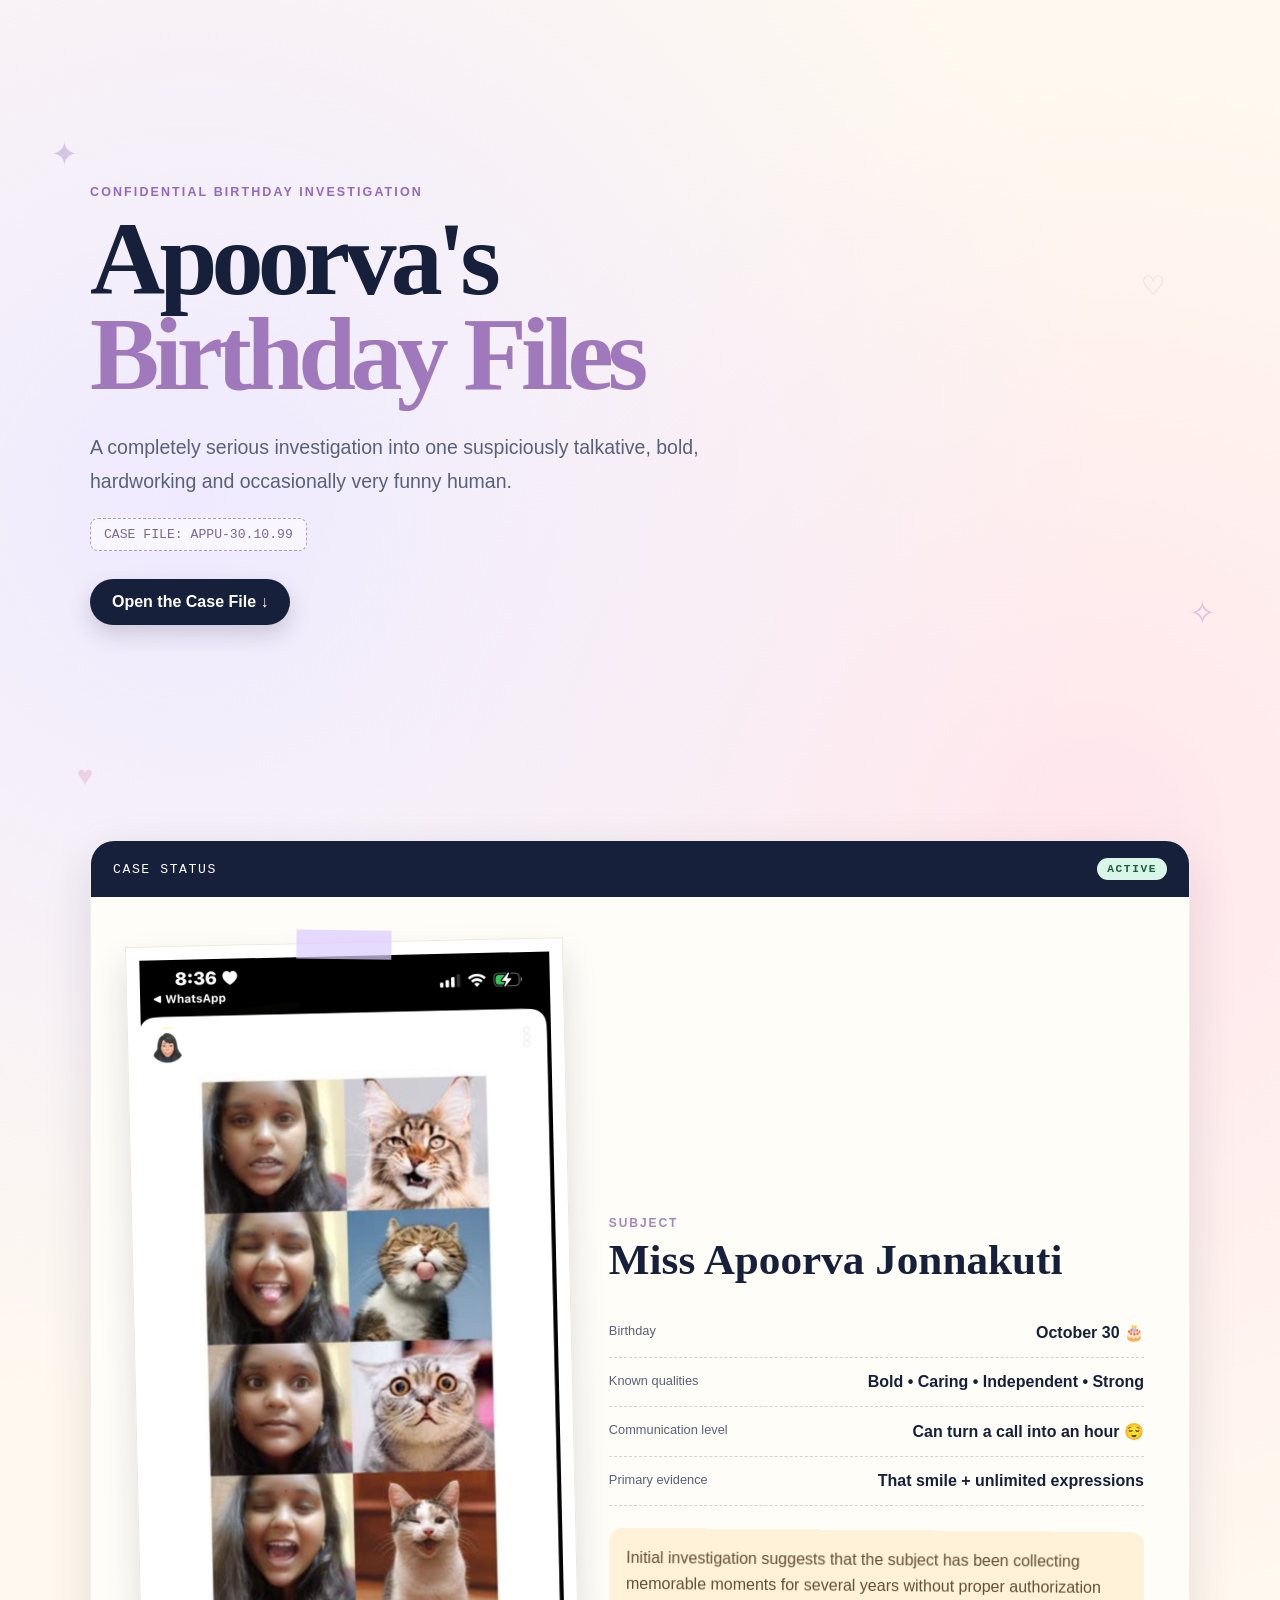
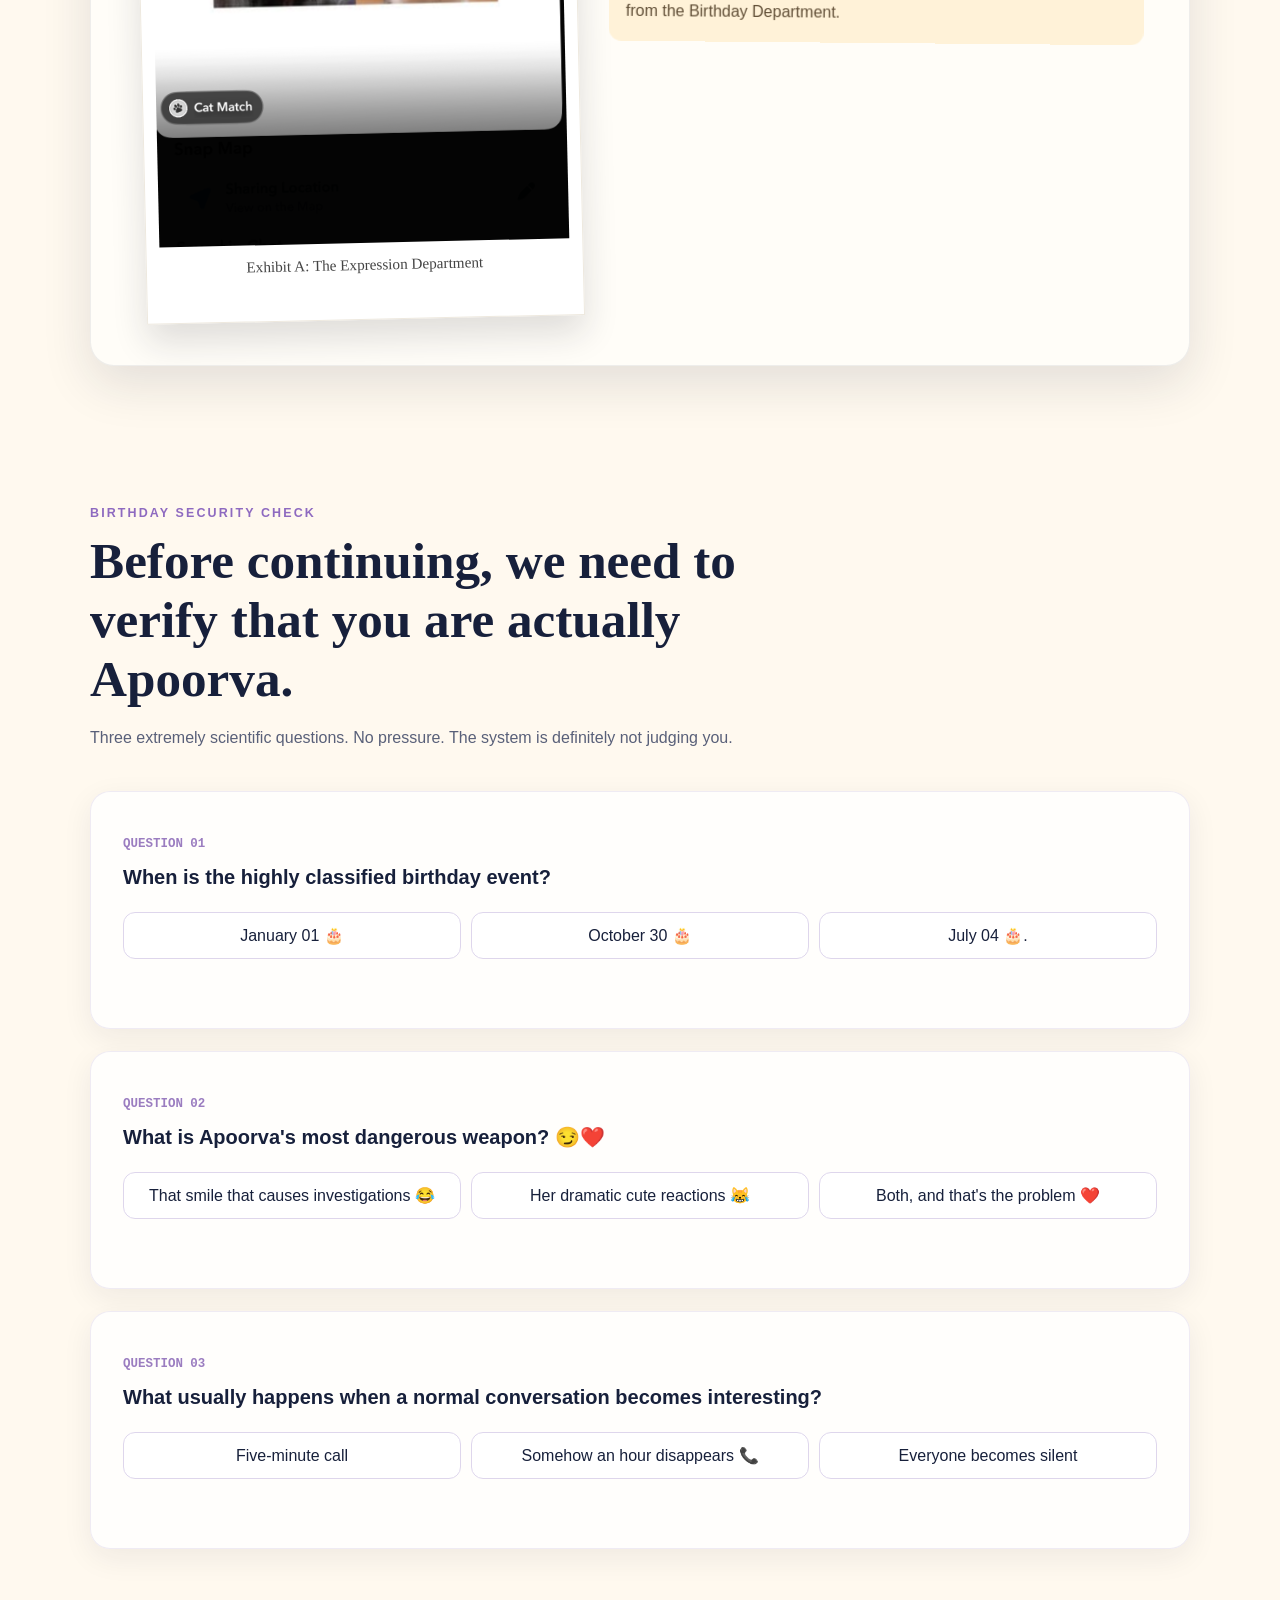
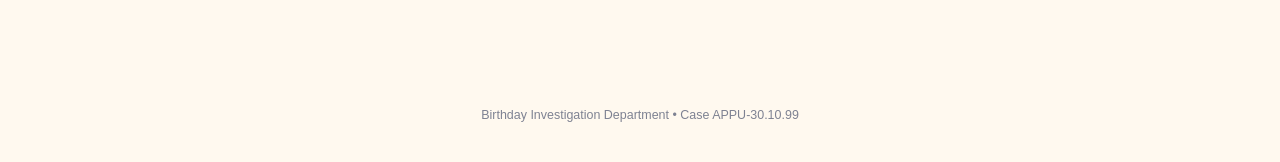
<file: index.html>
<!DOCTYPE html>
<html lang="en">
<head>
  <meta charset="UTF-8">
  <meta name="viewport" content="width=device-width, initial-scale=1.0">
  <meta name="description" content="A birthday surprise for Apoorva">
  <title>Apoorva's Birthday Files</title>

  <link rel="stylesheet" href="css/style.css">
</head>

<body class="page-home">

  <!-- Floating background decorations -->
  <div class="floating-shape star star-1">✦</div>
  <div class="floating-shape star star-2">✧</div>
  <div class="floating-shape heart heart-1">♡</div>
  <div class="floating-shape heart heart-2">♥</div>

  <main class="page-wrapper">

    <!-- Intro -->
    <section class="hero">

      <p class="eyebrow">CONFIDENTIAL BIRTHDAY INVESTIGATION</p>

      <h1>
        Apoorva's
        <span>Birthday Files</span>
      </h1>

      <p class="hero-text">
        A completely serious investigation into one suspiciously
        talkative, bold, hardworking and occasionally very funny human.
      </p>

      <div class="case-number">
        CASE FILE: APPU-30.10.99
      </div>

      <a href="#case-start" class="primary-button">
        Open the Case File ↓
      </a>

    </section>


    <!-- Case card -->
    <section id="case-start" class="case-section">

      <div class="case-card">

        <div class="case-header">
          <span>CASE STATUS</span>
          <span class="status-badge">ACTIVE</span>
        </div>

        <div class="case-grid">

          <div class="evidence-photo">

            <div class="tape tape-left"></div>

            <img
              src="images/funny-expressions.png"
              alt="A collection of Apoorva's funny expressions"
            >

            <p class="photo-caption">
              Exhibit A: The Expression Department
            </p>

          </div>

          <div class="case-details">

            <p class="small-label">SUBJECT</p>
            <h2>Miss Apoorva Jonnakuti</h2>

            <div class="detail-row">
              <span>Birthday</span>
              <strong>October 30 🎂</strong>
            </div>

            <div class="detail-row">
              <span>Known qualities</span>
              <strong>Bold • Caring • Independent • Strong </strong>
            </div>

            <div class="detail-row">
              <span>Communication level</span>
              <strong>Can turn a call into an hour 😌</strong>
            </div>

            <div class="detail-row">
              <span>Primary evidence</span>
              <strong>That smile + unlimited expressions</strong>
            </div>

            <p class="case-note">
              Initial investigation suggests that the subject has been
              collecting memorable moments for several years without
              proper authorization from the Birthday Department.
            </p>

          </div>

        </div>

      </div>

    </section>


    <!-- Quiz -->
    <section class="quiz-section">

      <div class="section-heading">

        <p class="eyebrow">BIRTHDAY SECURITY CHECK</p>

        <h2>
          Before continuing, we need to verify that you are actually Apoorva.
        </h2>

        <p>
          Three extremely scientific questions. No pressure. The system is
          definitely not judging you.
        </p>

      </div>


      <!-- Question 1 -->
      <article class="question-card" data-question="1">

        <p class="question-number">QUESTION 01</p>

        <h3>When is the highly classified birthday event?</h3>

        <div class="answers">

          <button class="answer-btn" data-correct="false">
            January 01 🎂
          </button>

          <button class="answer-btn" data-correct="true">
            October 30 🎂
          </button>

          <button class="answer-btn" data-correct="false">
            July 04 🎂.
          </button>

        </div>

        <p class="answer-response" aria-live="polite"></p>

      </article>


      <!-- Question 2 -->
      <article class="question-card" data-question="2">

        <p class="question-number">QUESTION 02</p>

        <h3>
          What is Apoorva's most dangerous weapon? 😏❤️
        </h3>

        <div class="answers">

          <button class="answer-btn" data-correct="true">
            That smile that causes investigations 😂
          </button>

          <button class="answer-btn" data-correct="false">
            Her dramatic cute reactions 😹
          </button>

          <button class="answer-btn" data-correct="false">
            Both, and that's the problem ❤️
          </button>

        </div>

        <p class="answer-response" aria-live="polite"></p>

      </article>


      <!-- Question 3 -->
      <article class="question-card" data-question="3">

        <p class="question-number">QUESTION 03</p>

        <h3>
          What usually happens when a normal conversation becomes interesting?
        </h3>

        <div class="answers">

          <button class="answer-btn" data-correct="false">
            Five-minute call
          </button>

          <button class="answer-btn" data-correct="true">
            Somehow an hour disappears 📞
          </button>

          <button class="answer-btn" data-correct="false">
            Everyone becomes silent
          </button>

        </div>

        <p class="answer-response" aria-live="polite"></p>

      </article>


      <!-- Completion -->
      <div class="quiz-complete" id="quizComplete">

        <div class="stamp">
          IDENTITY VERIFIED
        </div>

        <h2>Case access granted.</h2>

        <p>
          The investigation has uncovered another file.
          Apparently this one involves a morning photo,
          a strict mother, and some excellent timing.
        </p>

        <a href="page2.html" class="primary-button">
          Continue to File #02 →
        </a>

      </div>

    </section>

  </main>


  <footer>
    <p>Birthday Investigation Department • Case APPU-30.10.99</p>
  </footer>

  <script src="js/script.js"></script>

</body>
</html>
</file>
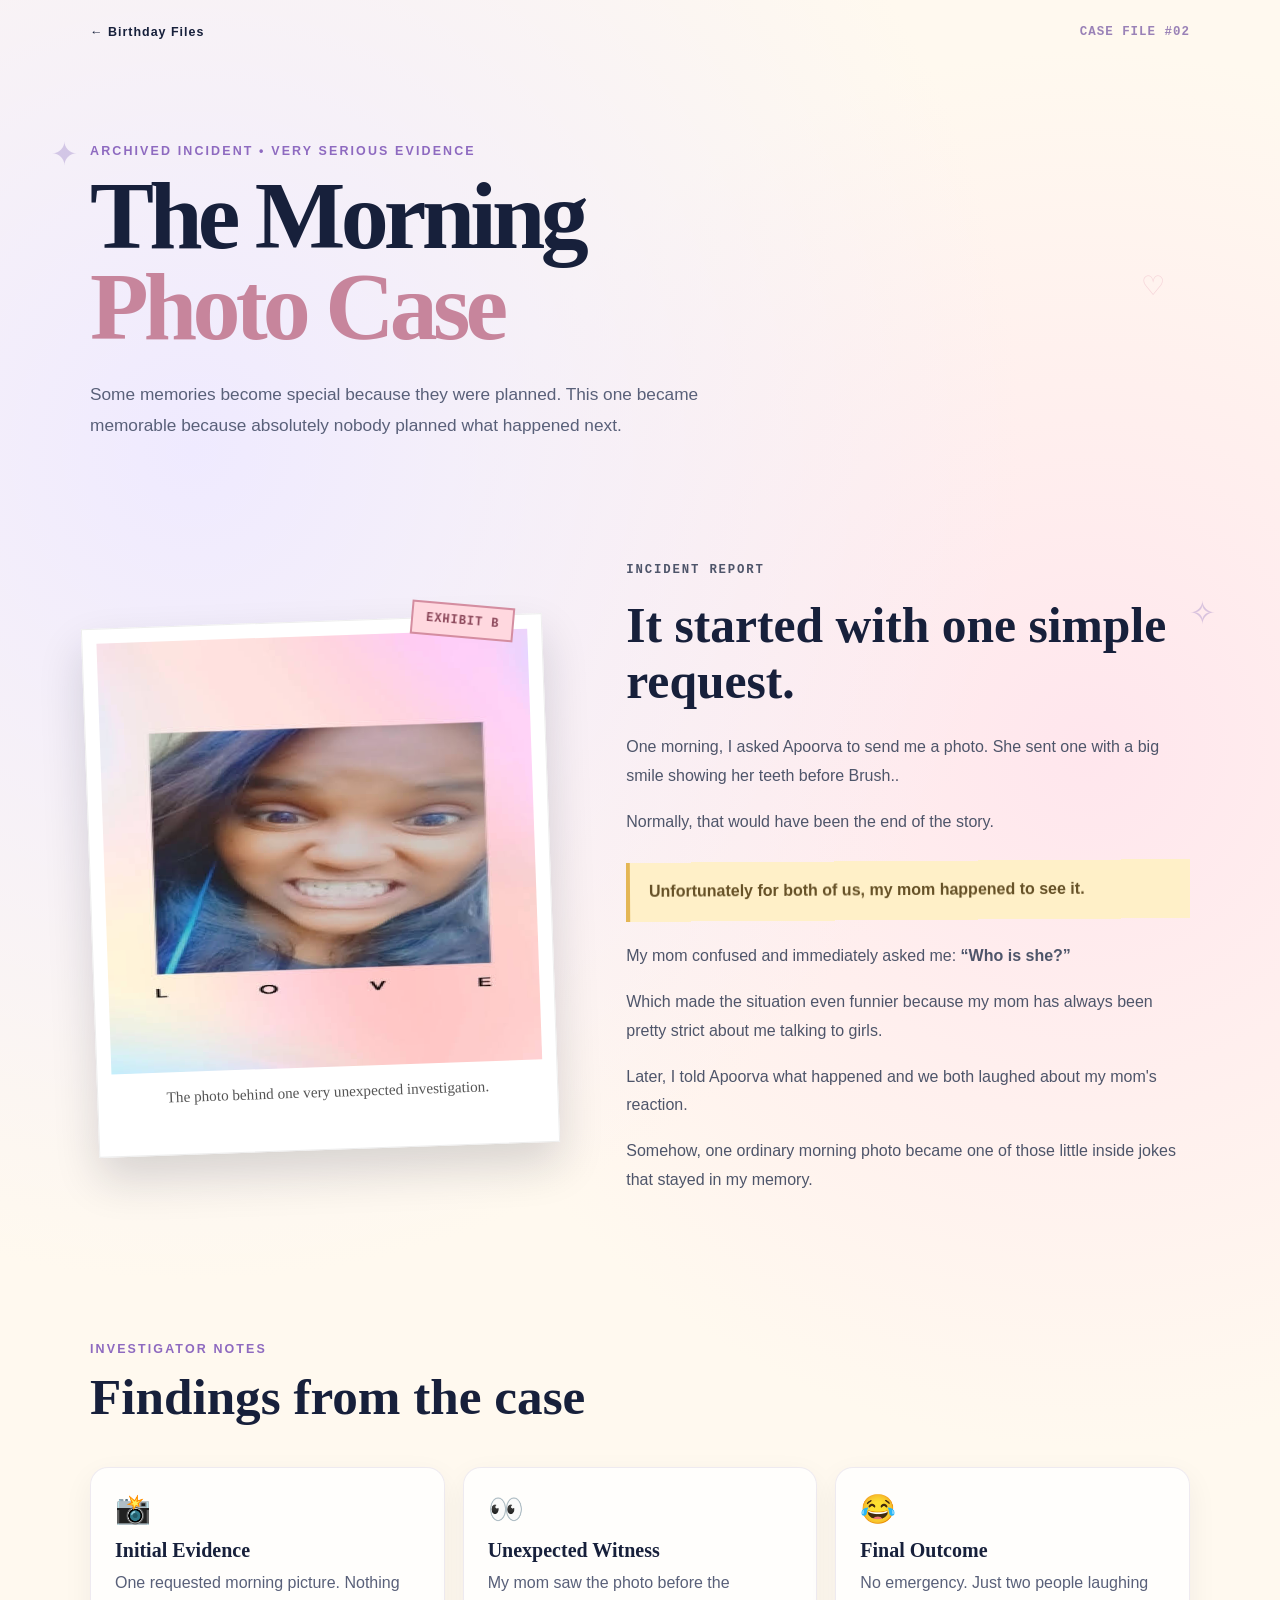
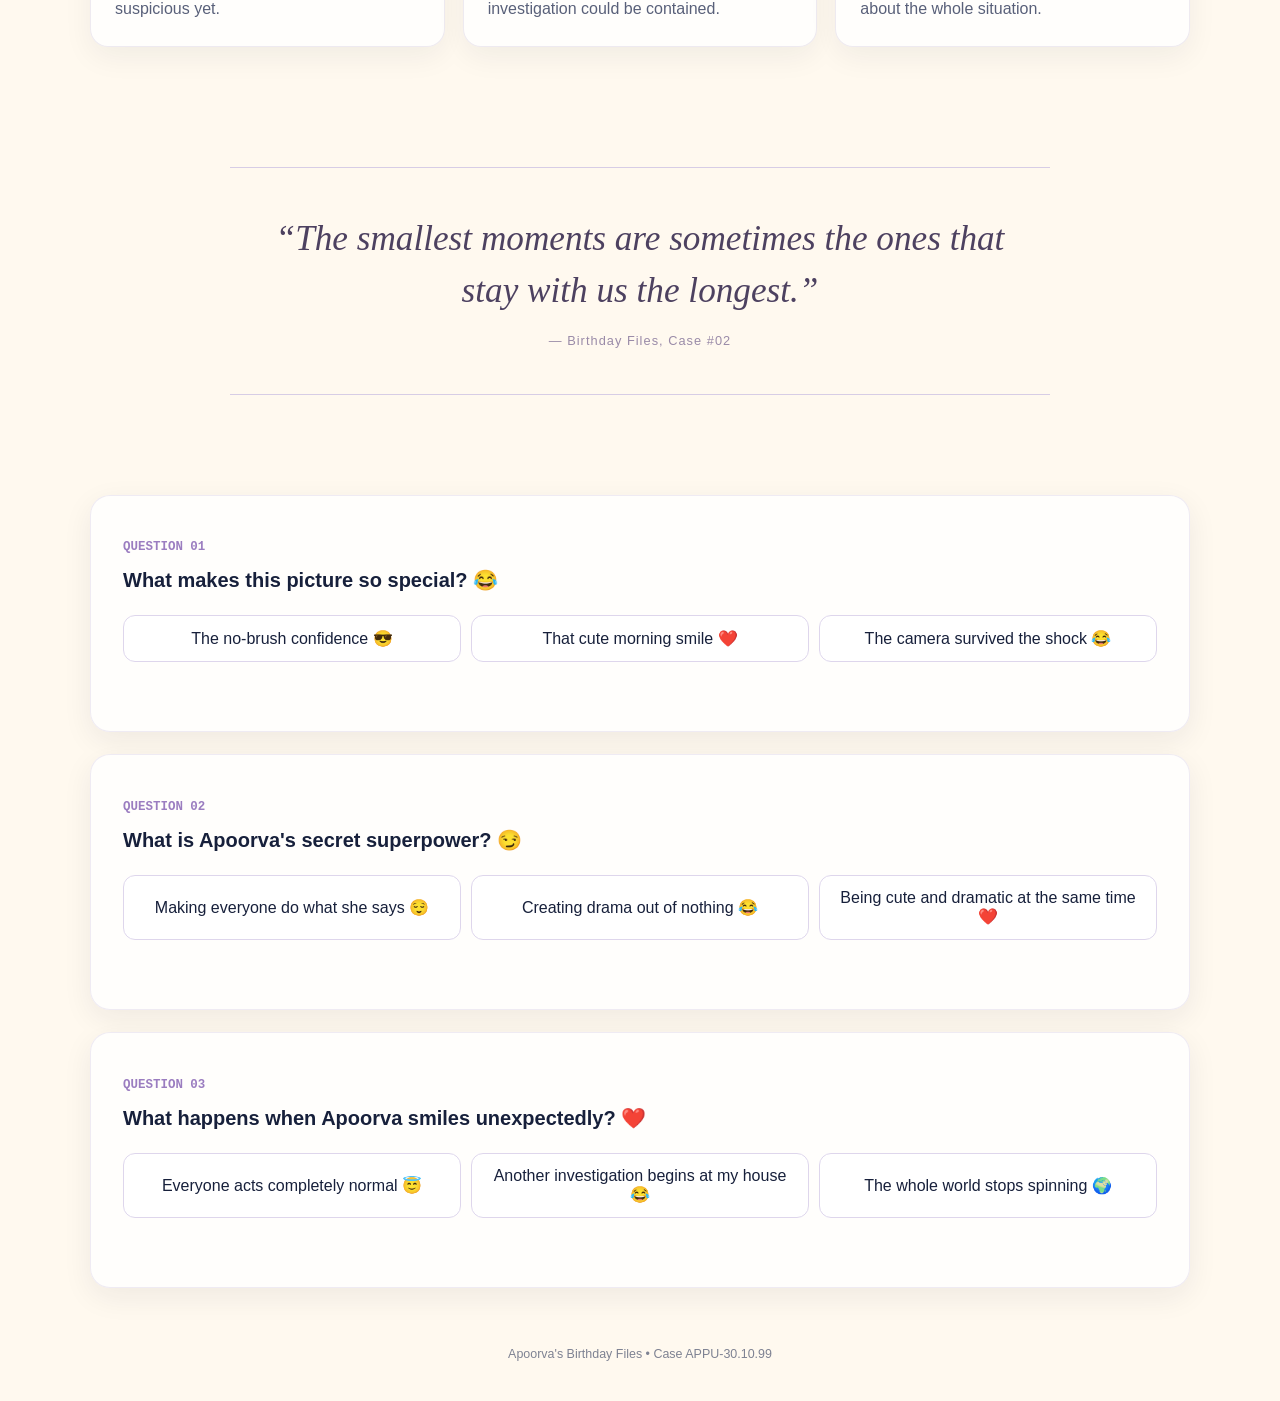
<file: page2.html>
<!DOCTYPE html>
<html lang="en">
<head>
  <meta charset="UTF-8">
  <meta name="viewport" content="width=device-width, initial-scale=1.0">
  <meta name="description" content="The Morning Photo Case">
  <title>The Morning Photo Case</title>

  <link rel="stylesheet" href="css/style.css">
</head>

<body class="page-memory">

  <div class="floating-shape star star-1">✦</div>
  <div class="floating-shape heart heart-1">♡</div>
  <div class="floating-shape star star-2">✧</div>

  <main class="page-wrapper">

    <!-- Top navigation -->
    <nav class="memory-nav">
      <a href="index.html">← Birthday Files</a>
      <span>CASE FILE #02</span>
    </nav>


    <!-- Page intro -->
    <section class="memory-hero">

      <p class="eyebrow">
        ARCHIVED INCIDENT • VERY SERIOUS EVIDENCE
      </p>

      <h1>
        The Morning
        <span>Photo Case</span>
      </h1>

      <p class="memory-intro">
        Some memories become special because they were planned.
        This one became memorable because absolutely nobody planned
        what happened next.
      </p>

    </section>


    <!-- Main memory card -->
    <section class="morning-case">

      <div class="morning-photo-wrap">

        <div class="evidence-tag">
          EXHIBIT B
        </div>

        <div class="morning-polaroid">

          <img
            src="images/morning-memory.jpg"
            alt="Apoorva's morning photo memory"
          >

          <p>
            The photo behind one very unexpected investigation.
          </p>

        </div>

      </div>


      <div class="morning-story">

        <p class="story-label">
          INCIDENT REPORT
        </p>

        <h2>
          It started with one simple request.
        </h2>

        <p>
          One morning, I asked Apoorva to send me a photo.
          She sent one with a big smile showing her teeth before Brush..
        </p>

        <p>
          Normally, that would have been the end of the story.
        </p>

        <div class="story-highlight">
          Unfortunately for both of us, my mom happened to see it.
        </div>

        <p>
          My mom confused and immediately asked me:
          <strong>“Who is she?”</strong>
        </p>

        <p>
          Which made the situation even funnier because my mom has always
          been pretty strict about me talking to girls.
        </p>

        <p>
          Later, I told Apoorva what happened and we both laughed about
          my mom's reaction.
        </p>

        <p>
          Somehow, one ordinary morning photo became one of those little
          inside jokes that stayed in my memory.
        </p>

      </div>

    </section>


    <!-- Detective notes -->
    <section class="detective-notes">

      <div class="section-heading">

        <p class="eyebrow">
          INVESTIGATOR NOTES
        </p>

        <h2>
          Findings from the case
        </h2>

      </div>


      <div class="notes-grid">

        <article class="note-card">

          <span class="note-icon">📸</span>

          <h3>Initial Evidence</h3>

          <p>
            One requested morning picture.
            Nothing suspicious yet.
          </p>

        </article>


        <article class="note-card">

          <span class="note-icon">👀</span>

          <h3>Unexpected Witness</h3>

          <p>
            My mom saw the photo before the investigation could be contained.
          </p>

        </article>


        <article class="note-card">

          <span class="note-icon">😂</span>

          <h3>Final Outcome</h3>

          <p>
            No emergency. Just two people laughing about the whole situation.
          </p>

        </article>

      </div>

    </section>


    <!-- Memory quote -->
    <section class="memory-quote">

      <p>
        “The smallest moments are sometimes the ones
        that stay with us the longest.”
      </p>

      <span>— Birthday Files, Case #02</span>

    </section>

  
<!-- Question 1 -->
<article class="question-card" data-question="1">

  <p class="question-number">QUESTION 01</p>

  <h3>What makes this picture so special? 😂</h3>

  <div class="answers">

    <button class="answer-btn" data-correct="false">
      The no-brush confidence 😎
    </button>

    <button class="answer-btn" data-correct="true">
      That cute morning smile ❤️
    </button>

    <button class="answer-btn" data-correct="false">
      The camera survived the shock 😂
    </button>

  </div>

  <p class="answer-response" aria-live="polite"></p>

</article>


<!-- Question 2 -->
<article class="question-card" data-question="2">

  <p class="question-number">QUESTION 02</p>

  <h3>What is Apoorva's secret superpower? 😏</h3>

  <div class="answers">

    <button class="answer-btn" data-correct="false">
      Making everyone do what she says 😌
    </button>

    <button class="answer-btn" data-correct="false">
      Creating drama out of nothing 😂
    </button>

    <button class="answer-btn" data-correct="true">
      Being cute and dramatic at the same time ❤️
    </button>

  </div>

  <p class="answer-response" aria-live="polite"></p>

</article>


<!-- Question 3 -->
<article class="question-card" data-question="3">

  <p class="question-number">QUESTION 03</p>

  <h3>What happens when Apoorva smiles unexpectedly? ❤️</h3>

  <div class="answers">

    <button class="answer-btn" data-correct="false">
      Everyone acts completely normal 😇
    </button>

    <button class="answer-btn" data-correct="true">
      Another investigation begins at my house 😂
    </button>

    <button class="answer-btn" data-correct="false">
      The whole world stops spinning 🌍
    </button>

  </div>

  <p class="answer-response" aria-live="polite"></p>

</article>


<!-- Completion -->
      <div class="quiz-complete" id="quizComplete">

        <div class="stamp">
          NEXT ARCHIVED FILE
        </div>

        <h2>Case access granted.</h2>
	<h3> Years online eventually became real-life memories.</h3>

        <p>
          Facebook, a bakery, a visit, tea at home,
        a museum, and a few photos that finally moved
        the friendship outside a screen.
        </p>

        <a href="page3.html" class="primary-button">
          Continue to File #02 →
        </a>

      </div>

      </main>


  <footer>
    <p>
      Apoorva's Birthday Files • Case APPU-30.10.99
    </p>
  </footer>


<script>


const questionCards = document.querySelectorAll(".question-card");
const quizComplete = document.getElementById("quizComplete");

let completedQuestions = 0;

questionCards.forEach((card) => {
  const buttons = card.querySelectorAll(".answer-btn");
  const response = card.querySelector(".answer-response");

  let answeredCorrectly = false;

  buttons.forEach((button) => {
    button.addEventListener("click", () => {

      // Allow another attempt if the question isn't solved.
      if (answeredCorrectly) return;

      const isCorrect = button.dataset.correct === "true";

      // Remove old selection styles so she can try again.
      buttons.forEach((btn) => {
        btn.classList.remove("wrong", "correct");
      });

      if (isCorrect) {
        answeredCorrectly = true;

        button.classList.add("correct");

        response.textContent =
          getCorrectResponse(card.dataset.question);

        // Lock only after a correct answer.
        buttons.forEach((btn) => {
          btn.disabled = true;
        });

        completedQuestions++;

        if (completedQuestions === questionCards.length) {
          setTimeout(() => {
            if (quizComplete) {
              quizComplete.classList.add("visible");

              quizComplete.scrollIntoView({
                behavior: "smooth",
                block: "center"
              });
            }
          }, 700);
        }

      } else {
        // Wrong answers don't lock the question.
        button.classList.add("wrong");

        response.textContent =
          getFunnyWrongResponse(card.dataset.question);
      }
    });
  });
});


function getCorrectResponse(question) {
  const responses = {
    "1":
      "Correct! ❤️ No toothbrush, no preparation, and still somehow adorable. 😂",

    "2":
      "Exactly! 😹 A dangerous combination of cuteness and drama. ❤️",

    "3":
      "Correct! 😂 One smile, and suddenly my house becomes a crime investigation scene. 🕵️❤️"
  };

  return responses[question] ||
    "Correct! Investigation successfully completed. ❤️";
}


function getFunnyWrongResponse(question) {
  const responses = {
    "1":
      "Nope! 😂 Look at that smile again. The evidence is right in front of you! ❤️",

    "2":
      "Wrong answer, madam! 😹 Your dramatic cuteness is still under investigation. Try again! 💕",

    "3":
      "Not quite! 😂 Remember what happened when my mom saw that picture? Investigation mode: ON! 🕵️❤️"
  };

  return responses[question] ||
    "Not quite! 😂 Try another answer, detective. ❤️";
}
</script>
  
</body>
</html>
</file>
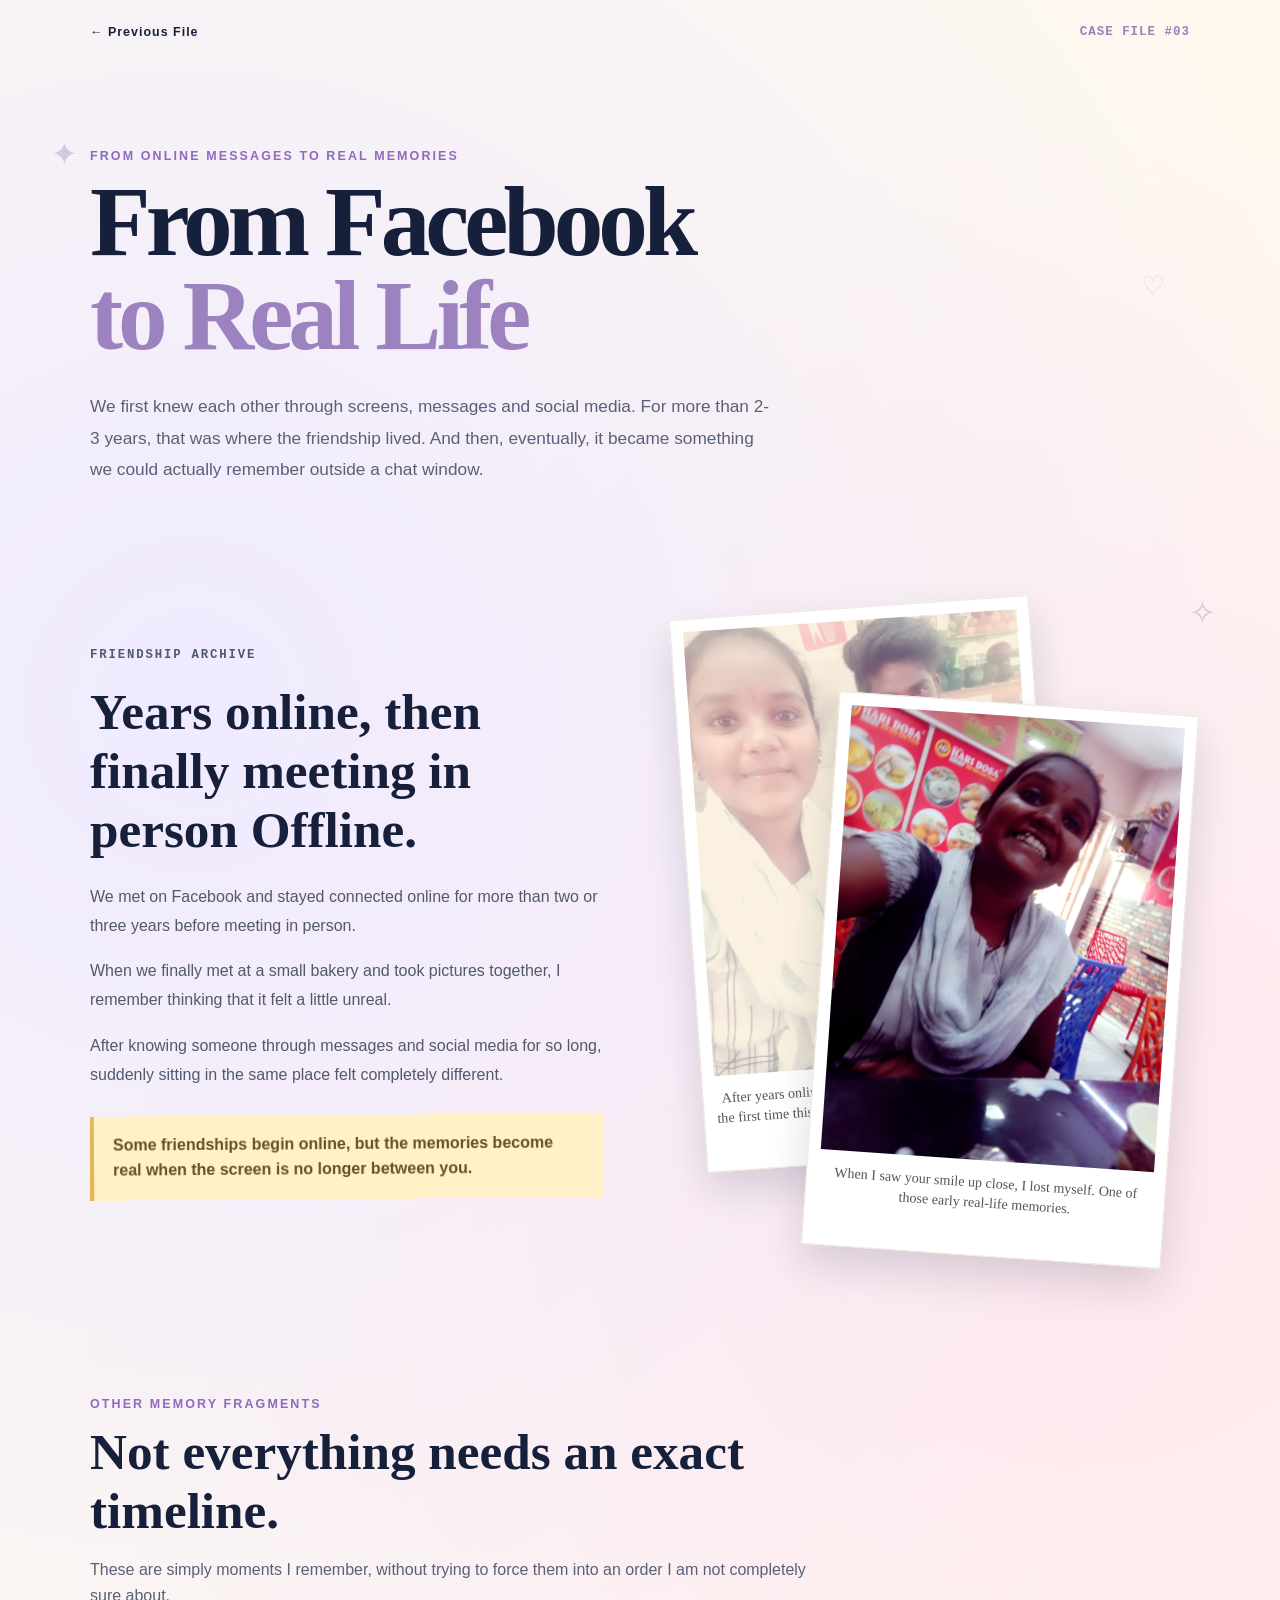
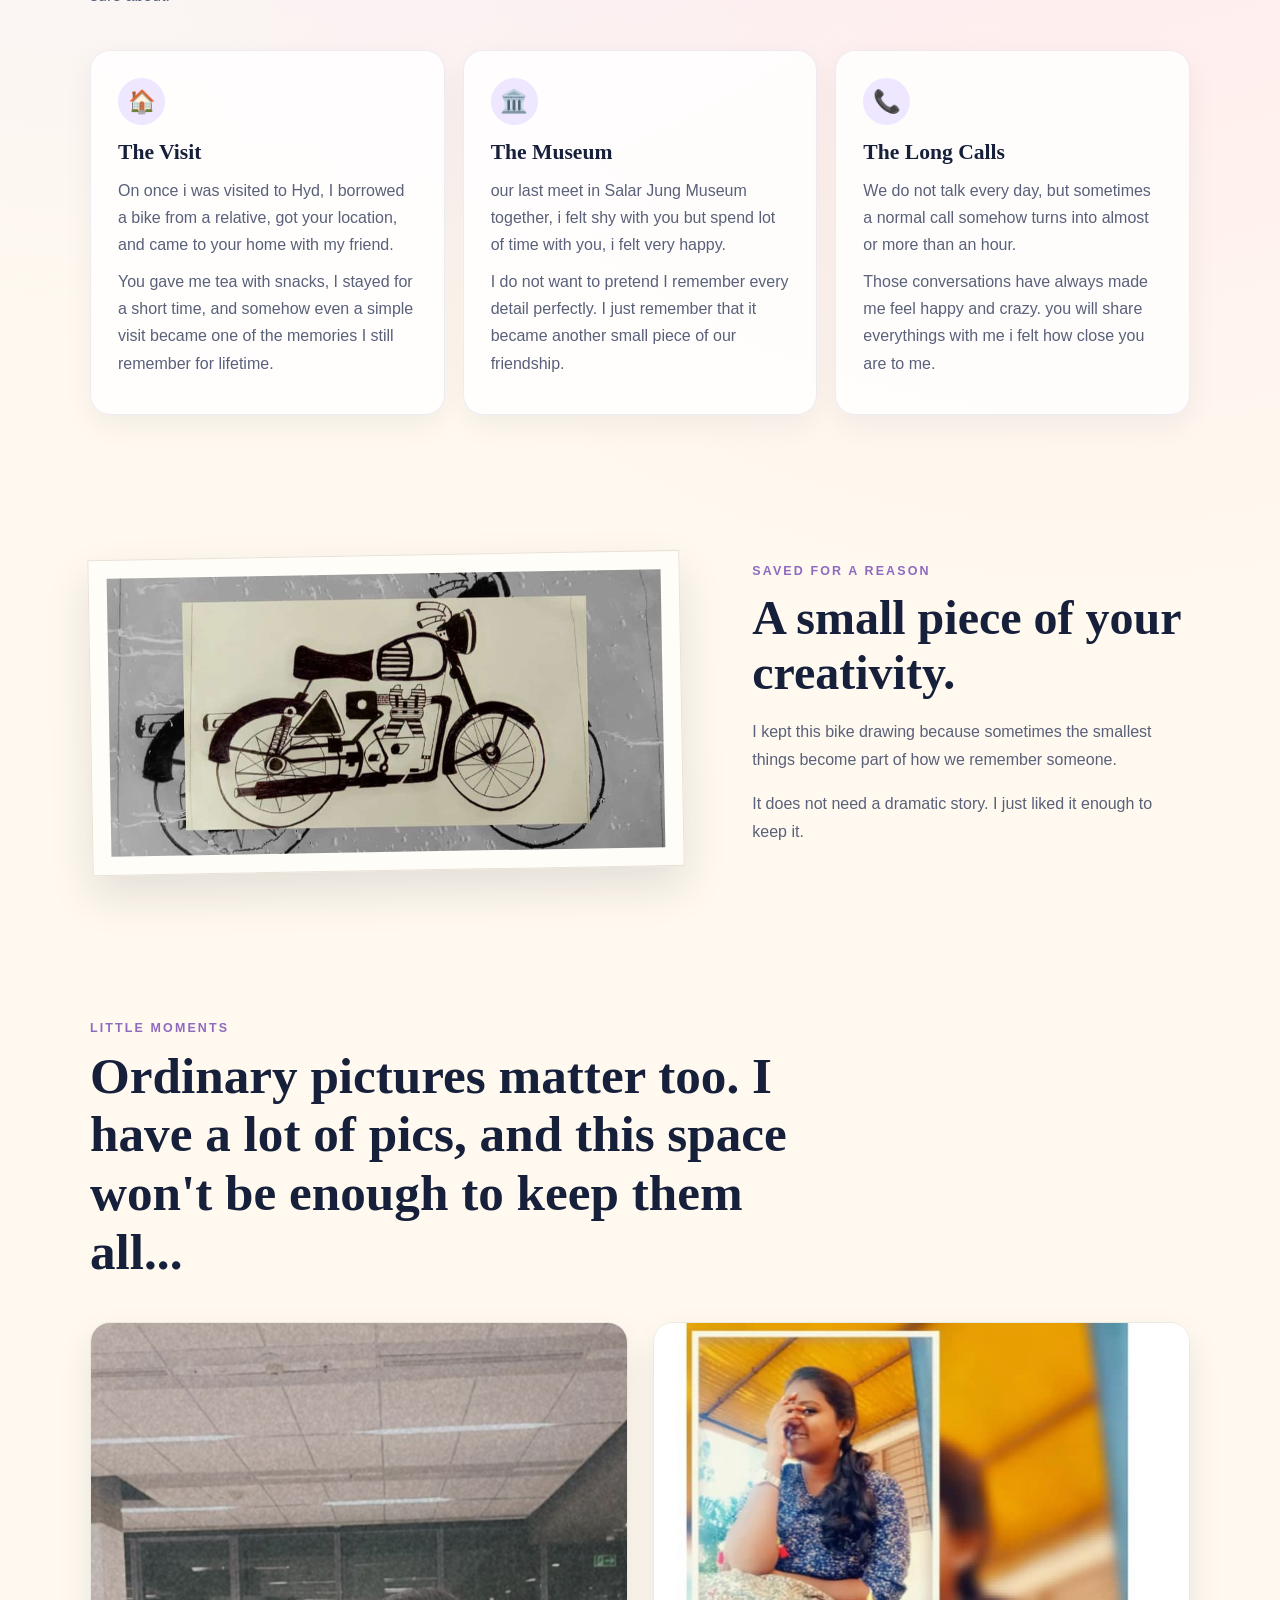
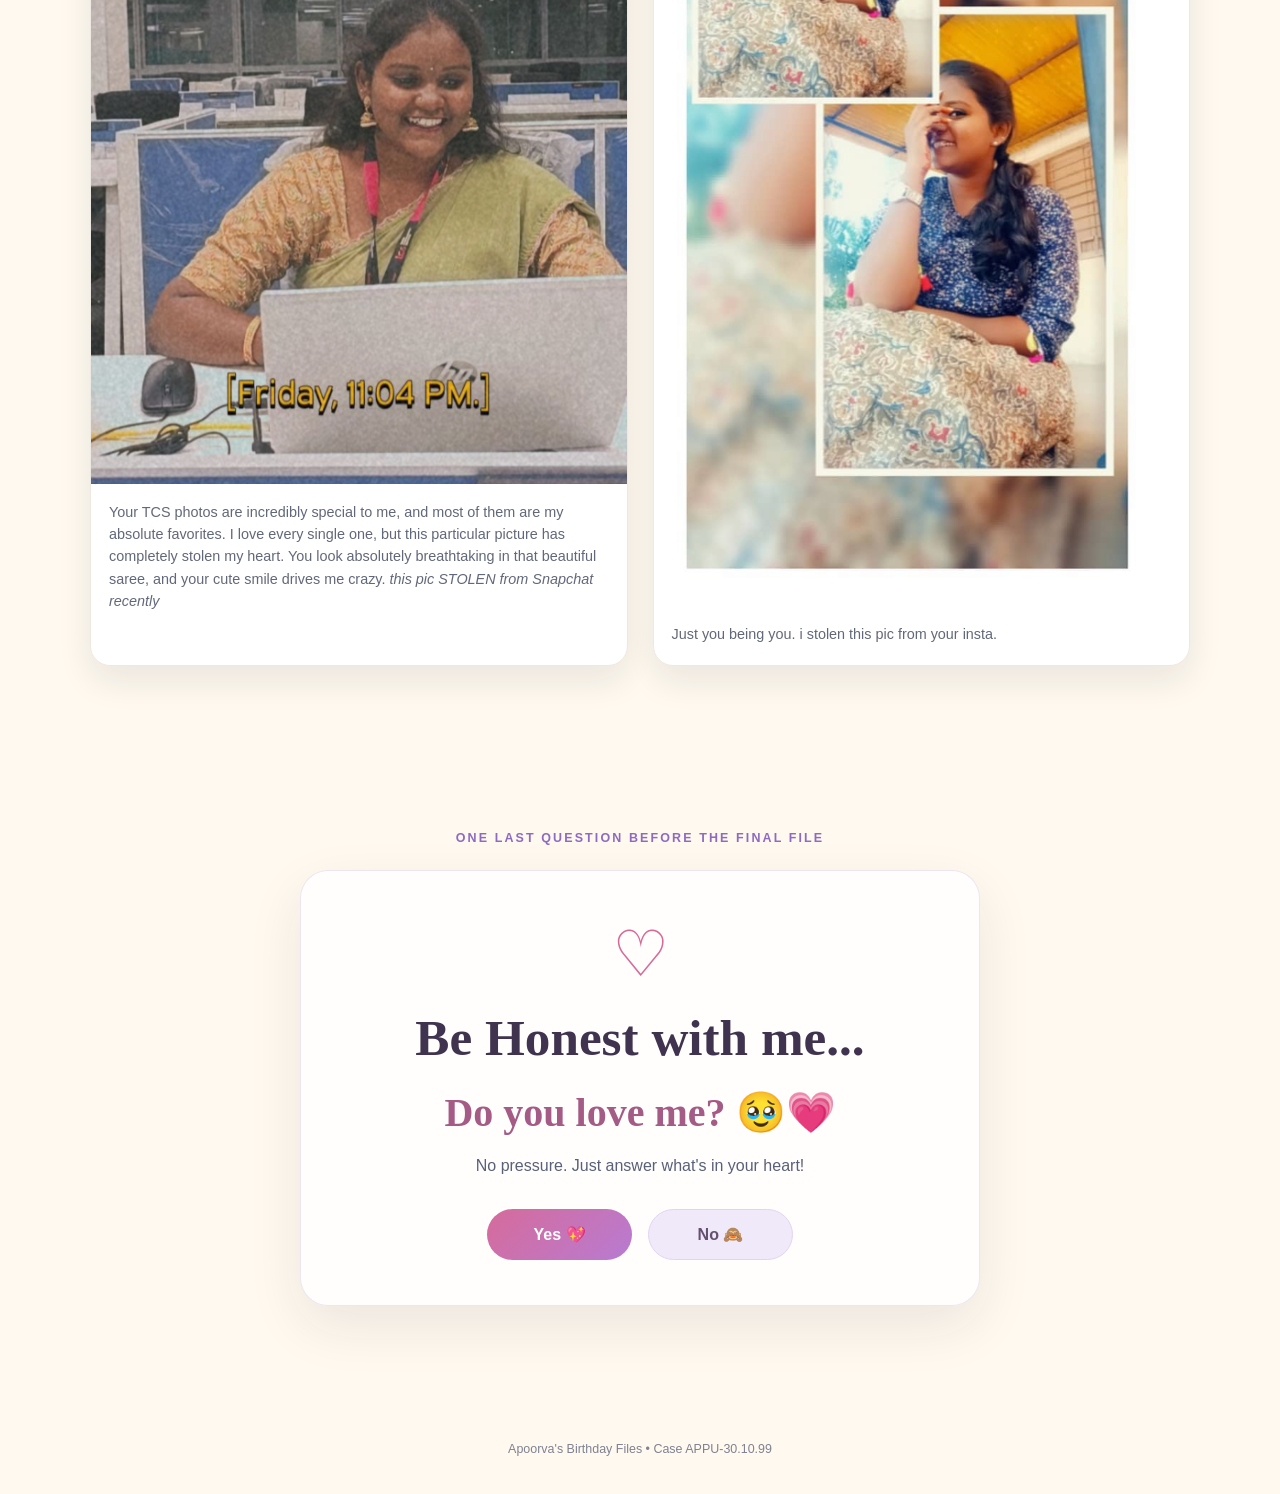
<file: page3.html>
<!DOCTYPE html>
<html lang="en">
<head>
  <meta charset="UTF-8">
  <meta name="viewport" content="width=device-width, initial-scale=1.0">
  <meta name="description" content="From Facebook to Real Life">
  <title>From Facebook to Real Life</title>

  <link rel="stylesheet" href="css/style.css">
</head>

<body class="page-real-life">

  <div class="floating-shape star star-1">✦</div>
  <div class="floating-shape heart heart-1">♡</div>
  <div class="floating-shape star star-2">✧</div>

  <main class="page-wrapper">

    <nav class="memory-nav">
      <a href="page2.html">← Previous File</a>
      <span>CASE FILE #03</span>
    </nav>


    <!-- Hero -->
    <section class="real-life-hero">

      <p class="eyebrow">
        FROM ONLINE MESSAGES TO REAL MEMORIES
      </p>

      <h1>
        From Facebook
        <span>to Real Life</span>
      </h1>

      <p>
        We first knew each other through screens, messages and social media.
        For more than 2-3 years, that was where the friendship lived.
        And then, eventually, it became something we could actually remember
        outside a chat window.
      </p>

    </section>


    <!-- Main story -->
    <section class="friendship-story">

      <div class="story-copy">

        <p class="story-label">
          FRIENDSHIP ARCHIVE
        </p>

        <h2>
          Years online, then finally meeting in person Offline.
        </h2>

        <p>
          We met on Facebook and stayed connected online for more than two or
          three years before meeting in person.
        </p>

        <p>
          When we finally met at a small bakery and took pictures together,
          I remember thinking that it felt a little unreal.
        </p>

        <p>
          After knowing someone through messages and social media for so long,
          suddenly sitting in the same place felt completely different.
        </p>

        <div class="story-highlight">
          Some friendships begin online, but the memories become real
          when the screen is no longer between you.
        </div>

      </div>


      <div class="meeting-stack">

        <figure class="scrap-photo tilt-left">

          <img
            src="images/first-meeting-1.jpg"
            alt="Apoorva and friend together during an early in-person meeting"
          >

          <figcaption>
            After years online, finally a picture in the same frame for the first time this pic always special and closed to heart <3.
          </figcaption>

        </figure>


        <figure class="scrap-photo tilt-right">

          <img
            src="images/first-meeting-2.jpg"
            alt="Apoorva during a Bakery meeting"
          >

          <figcaption>
            When I saw your smile up close, I lost myself. One of those early real-life memories.
          </figcaption>

        </figure>

      </div>

    </section>


    <!-- Other memories -->
    <section class="memory-fragments">

      <div class="section-heading">

        <p class="eyebrow">
          OTHER MEMORY FRAGMENTS
        </p>

        <h2>
          Not everything needs an exact timeline.
        </h2>

        <p>
          These are simply moments I remember, without trying to force
          them into an order I am not completely sure about.
        </p>

      </div>


      <div class="fragment-grid">


        <!-- Home visit -->
        <article class="memory-fragment">

          <span class="fragment-icon">🏠</span>

          <h3>The Visit</h3>

          <p>
            On once i was visited to Hyd, I borrowed a bike from a relative,
            got your location, and came to your home with my friend.
          </p>

          <p>
            You gave me tea with snacks, I stayed for a short time, and somehow even
            a simple visit became one of the memories I still remember for lifetime.
          </p>

        </article>


        <!-- Museum -->
        <article class="memory-fragment">

          <span class="fragment-icon">🏛️</span>

          <h3>The Museum</h3>

          <p>
            our last meet in Salar Jung Museum together, i felt shy with you but spend lot of time with you, i felt very happy.
          </p>

          <p>
            I do not want to pretend I remember every detail perfectly.
            I just remember that it became another small piece of our
             friendship.
          </p>

        </article>


        <!-- Calls -->
        <article class="memory-fragment">

          <span class="fragment-icon">📞</span>

          <h3>The Long Calls</h3>

          <p>
            We do not talk every day, but sometimes a normal call somehow
            turns into almost or more than an hour.
          </p>

          <p>
            Those conversations have always made me feel happy and
            crazy. you will share everythings with me i felt how close you are to me.
          </p>

        </article>

      </div>

    </section>


    <!-- Creative memory -->
    <section class="creative-memory">

      <div class="creative-image">

        <figure class="drawing-frame">

          <img
            src="images/bike-drawing.jpg"
            alt="A bike drawing made by Apoorva"
          >

        </figure>

      </div>


      <div class="creative-copy">

        <p class="eyebrow">
          SAVED FOR A REASON
        </p>

        <h2>
          A small piece of your creativity.
        </h2>

        <p>
          I kept this bike drawing because sometimes the smallest things
          become part of how we remember someone.
        </p>

        <p>
          It does not need a dramatic story.
          I just liked it enough to keep it.
        </p>

      </div>

    </section>


    <!-- Casual memories -->
    <section class="casual-gallery">

      <div class="section-heading">

        <p class="eyebrow">
          LITTLE MOMENTS
        </p>

        <h2>
          Ordinary pictures matter too. I have a lot of pics, and this space won't be enough to keep them all...
        </h2>

      </div>


      <div class="casual-grid">

        <figure class="gallery-card">

          <img
            src="images/office-memory.png"
            alt="Apoorva at the office"
          >

          <figcaption>
            Your TCS photos are incredibly special to me, and most of them are my absolute favorites. 
            I love every single one, but this particular picture has completely stolen my heart. 
            You look absolutely breathtaking in that beautiful saree, and your cute smile drives me crazy.   
          <i> this pic STOLEN from Snapchat recently</i>
          </figcaption>

        </figure>


        <figure class="gallery-card">

          <img
            src="images/memory-collage.png"
            alt="A collage of casual photos of Apoorva"
          >

          <figcaption>
            Just you being you. i stolen this pic from your insta.
          </figcaption>

        </figure>

      </div>

    </section>


<!-- Love Question -->
<section class="love-question-section" id="love-question">

  <p class="eyebrow">ONE LAST QUESTION BEFORE THE FINAL FILE</p>

  <div class="love-question-card">

    <div class="love-heart">♡</div>

    <h2>Be Honest with me...</h2>

    <p class="love-question">
      Do you love me? 🥹💗
    </p>

    <p class="love-subtitle">
      No pressure. Just answer what's in your heart!
    </p>

    <div class="love-buttons">
      <button type="button" class="love-btn yes-btn"
        onclick="answerLove('yes')">
        Yes 💖
      </button>

      <button type="button" class="love-btn no-btn"
        onclick="answerLove('no')">
        No 🙈
      </button>
    </div>

    <div id="love-response" class="love-response"
      role="status" aria-live="polite" hidden>

      <div class="response-heart">💗</div>

      <h3>I know what's on your mind! 😏</h3>

      <p>
        Whether you clicked YES or NO, I know you!
        😂❤️ You can't escape my questions that easily.
      </p>

      <p class="response-small">
        Okay, enough teasing... your final surprise is waiting! 🎁
      </p>

      <a href="page4.html" class="primary-button">
        Proceed to the Final Letter →
      </a>

    </div>

  </div>

</section>


    
    
  </main>


  <footer>
    <p>
      Apoorva's Birthday Files • Case APPU-30.10.99
    </p>
  </footer>

<script>
  function answerLove(answer) {
    const response = document.getElementById("love-response");

    response.hidden = false;

    response.scrollIntoView({
      behavior: "smooth",
      block: "center"
    });

    // Both answers lead to the same playful response.
    if (answer === "yes" || answer === "no") {
      response.querySelector("h3").textContent =
        "I know what's on your mind! 😏💗";
    }
  }
</script>

</body>
</html>
</file>
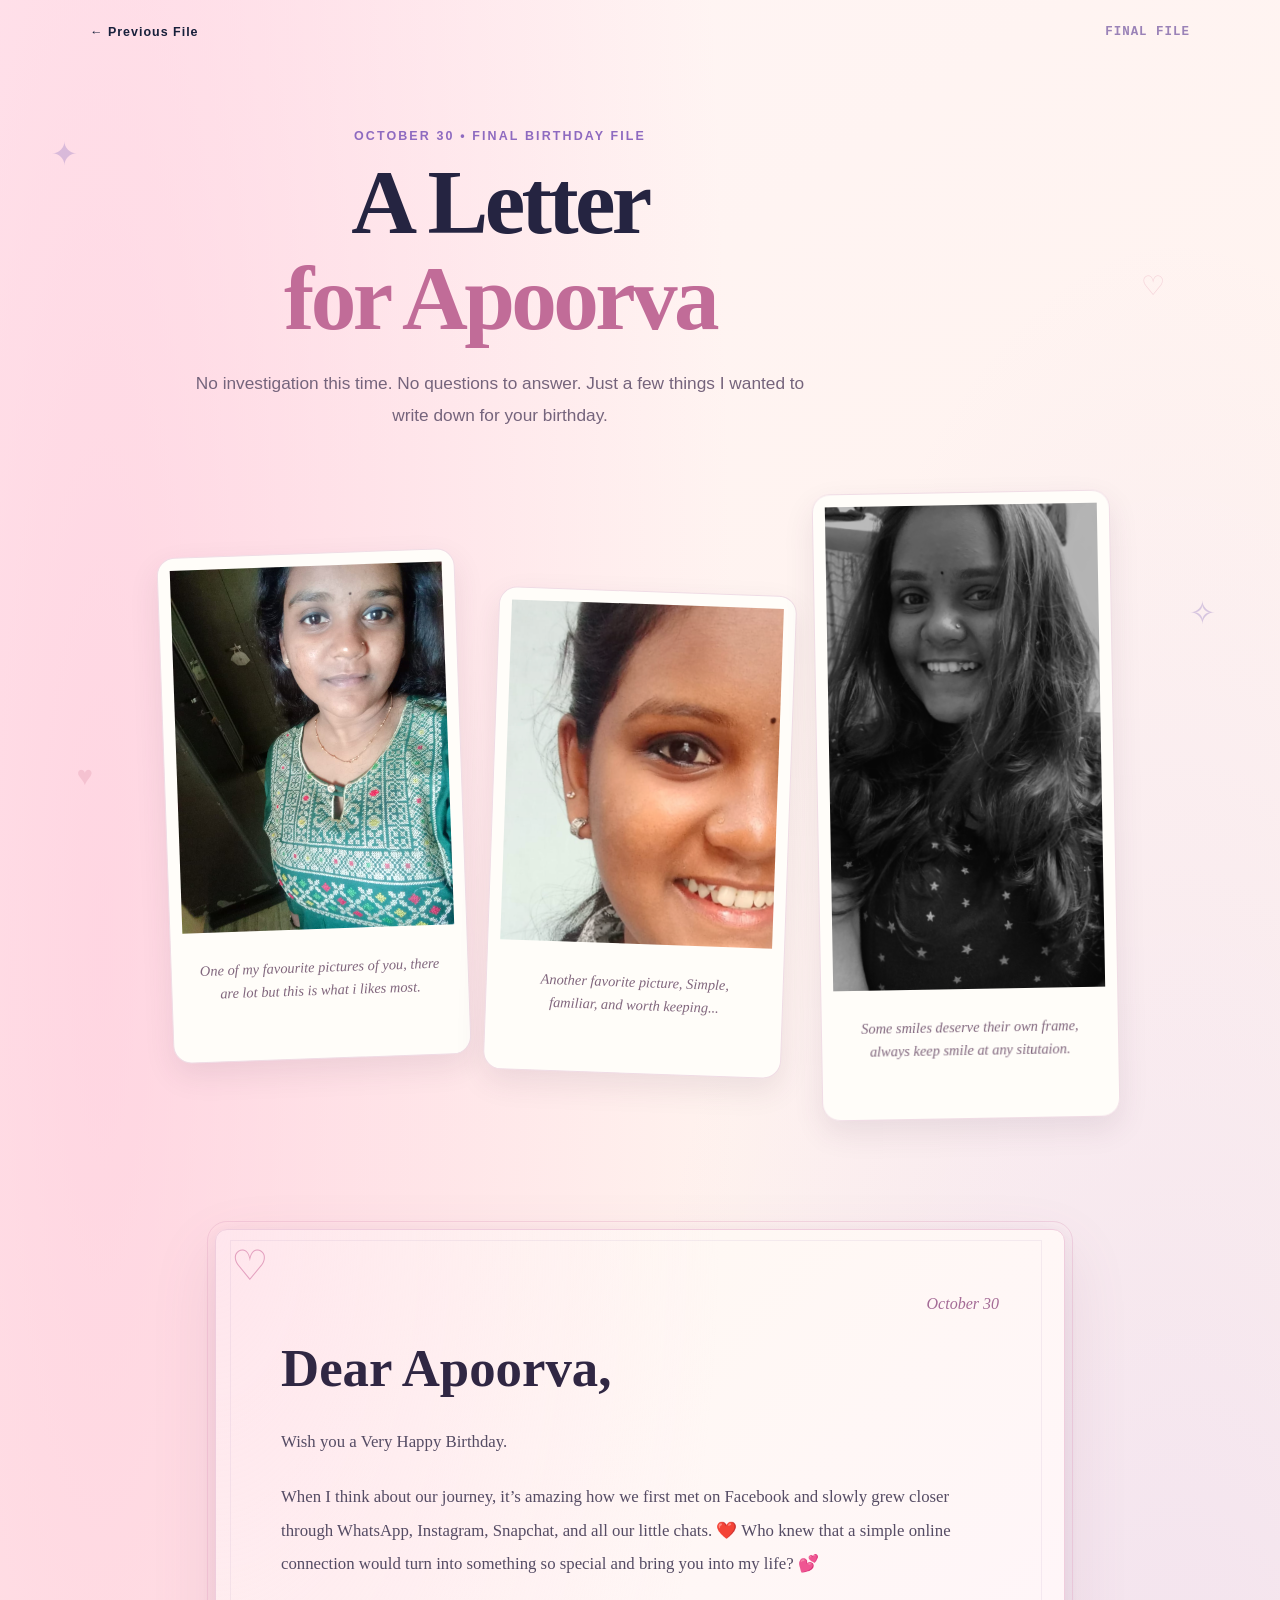
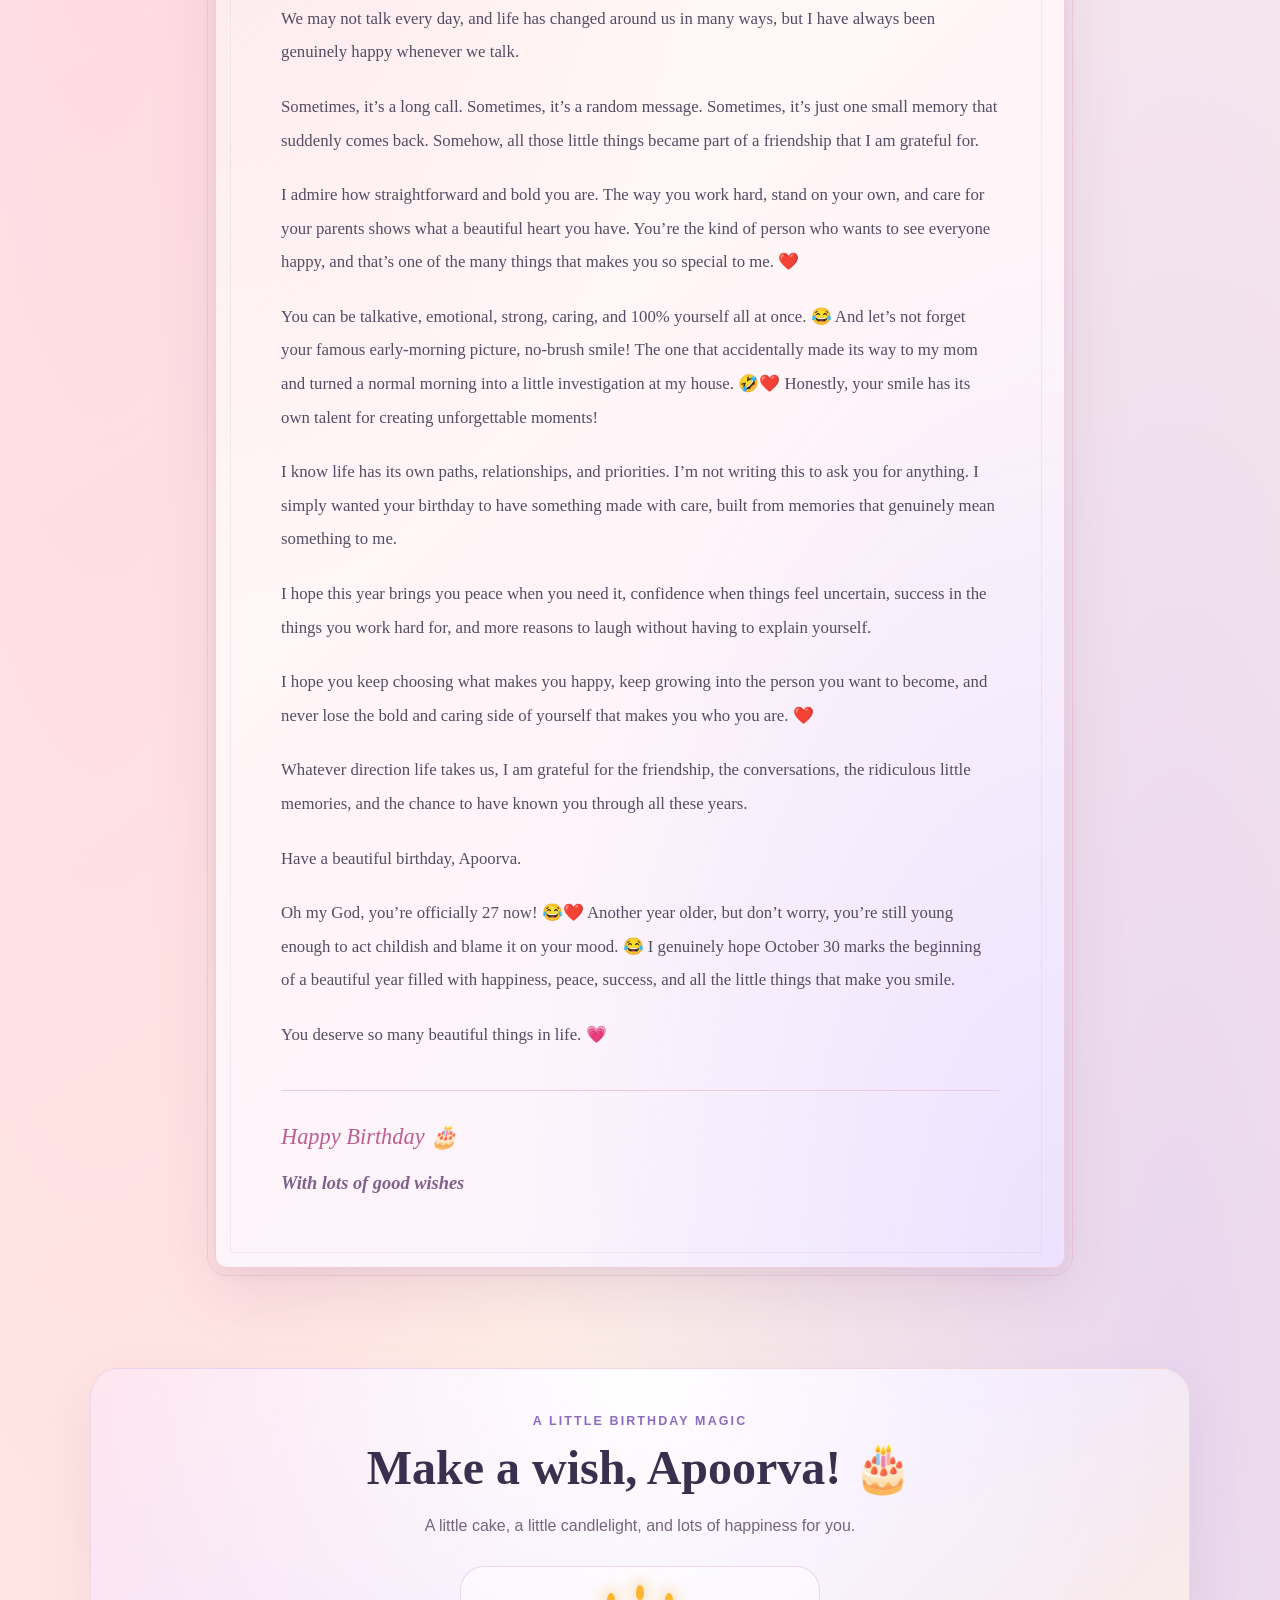
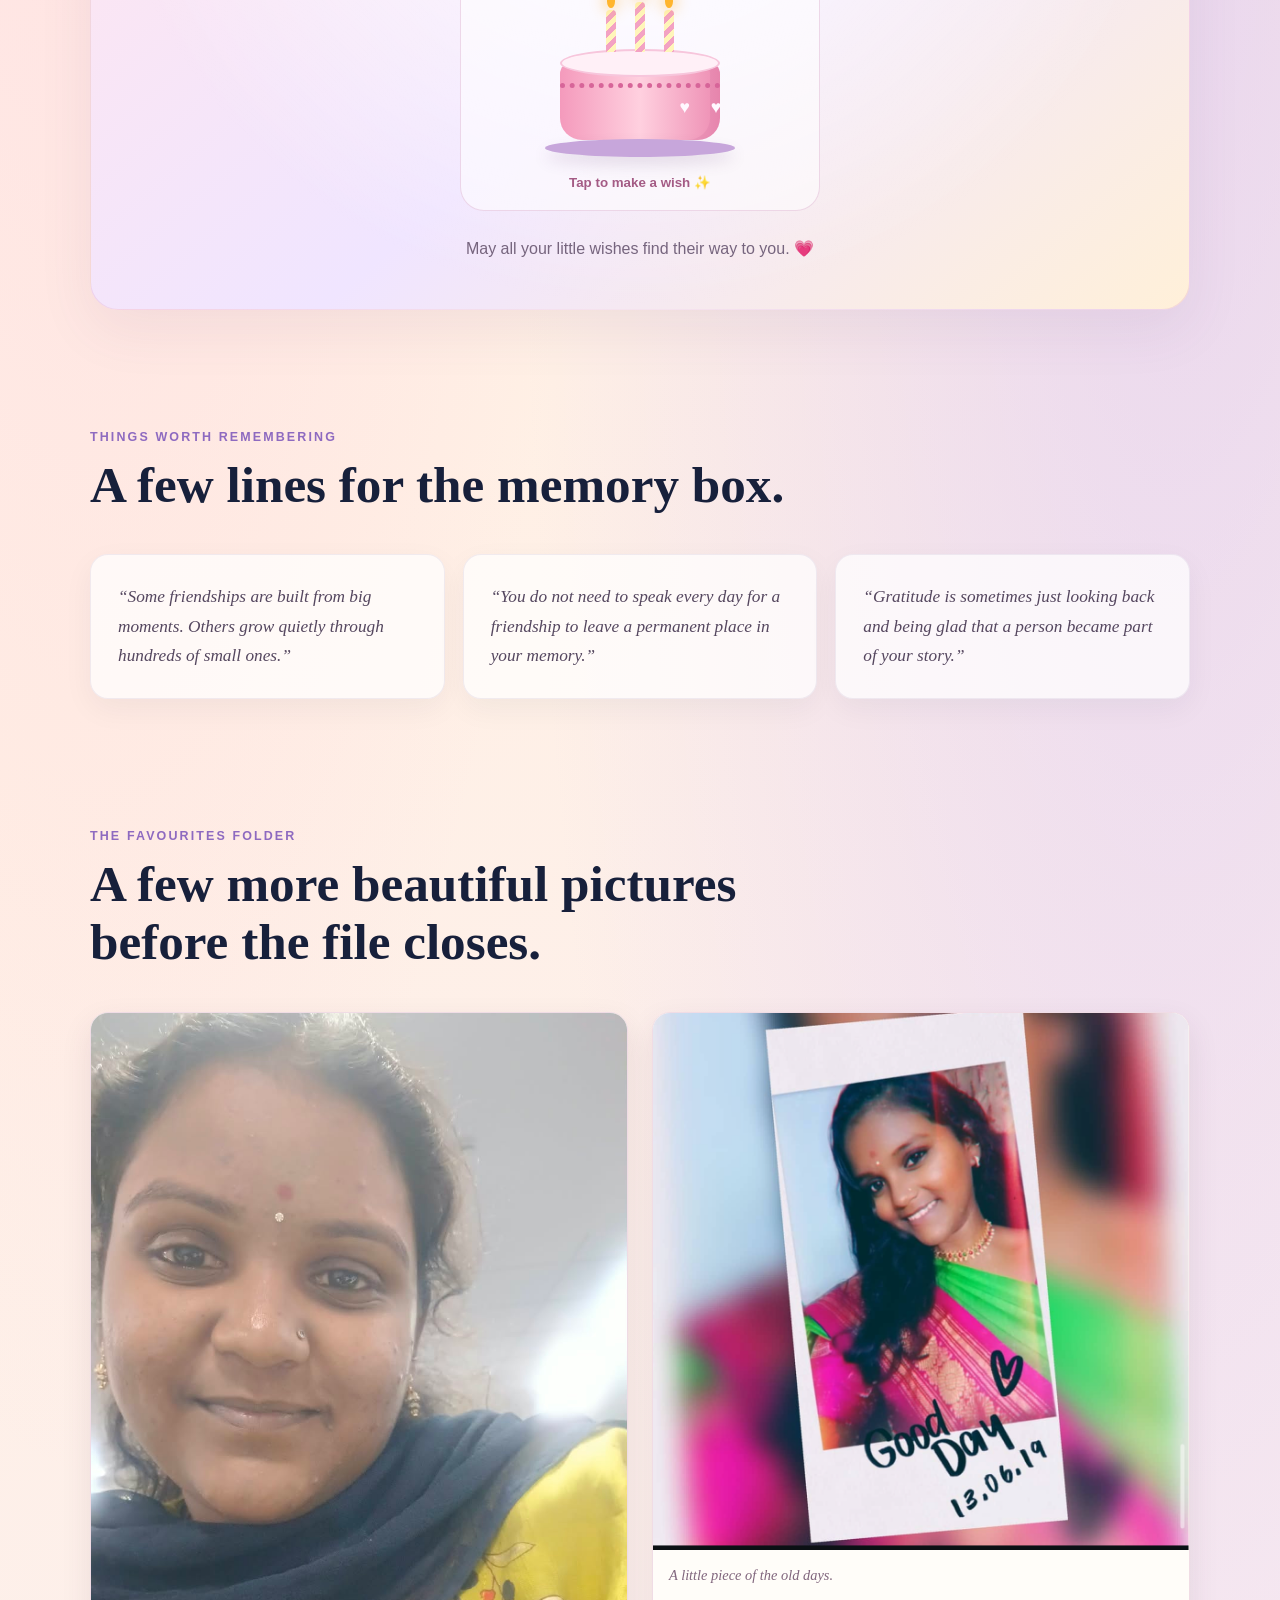
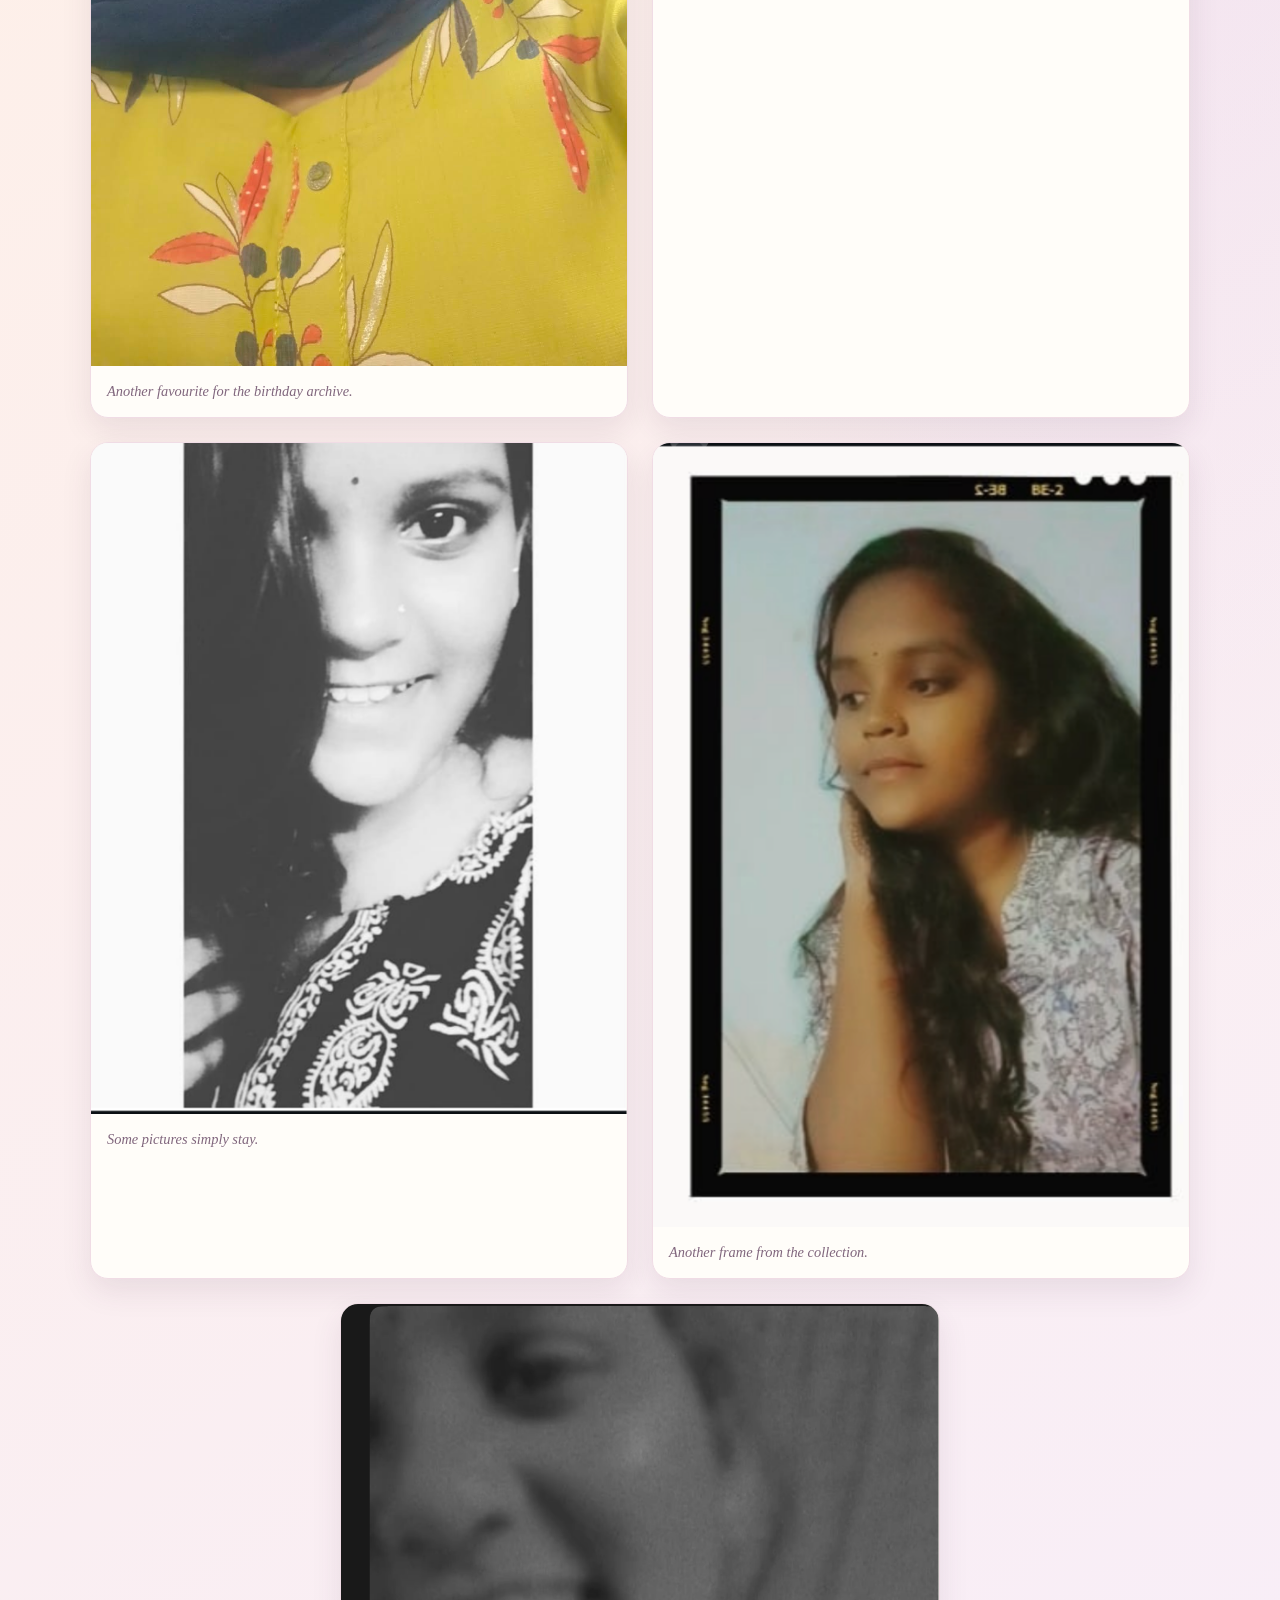
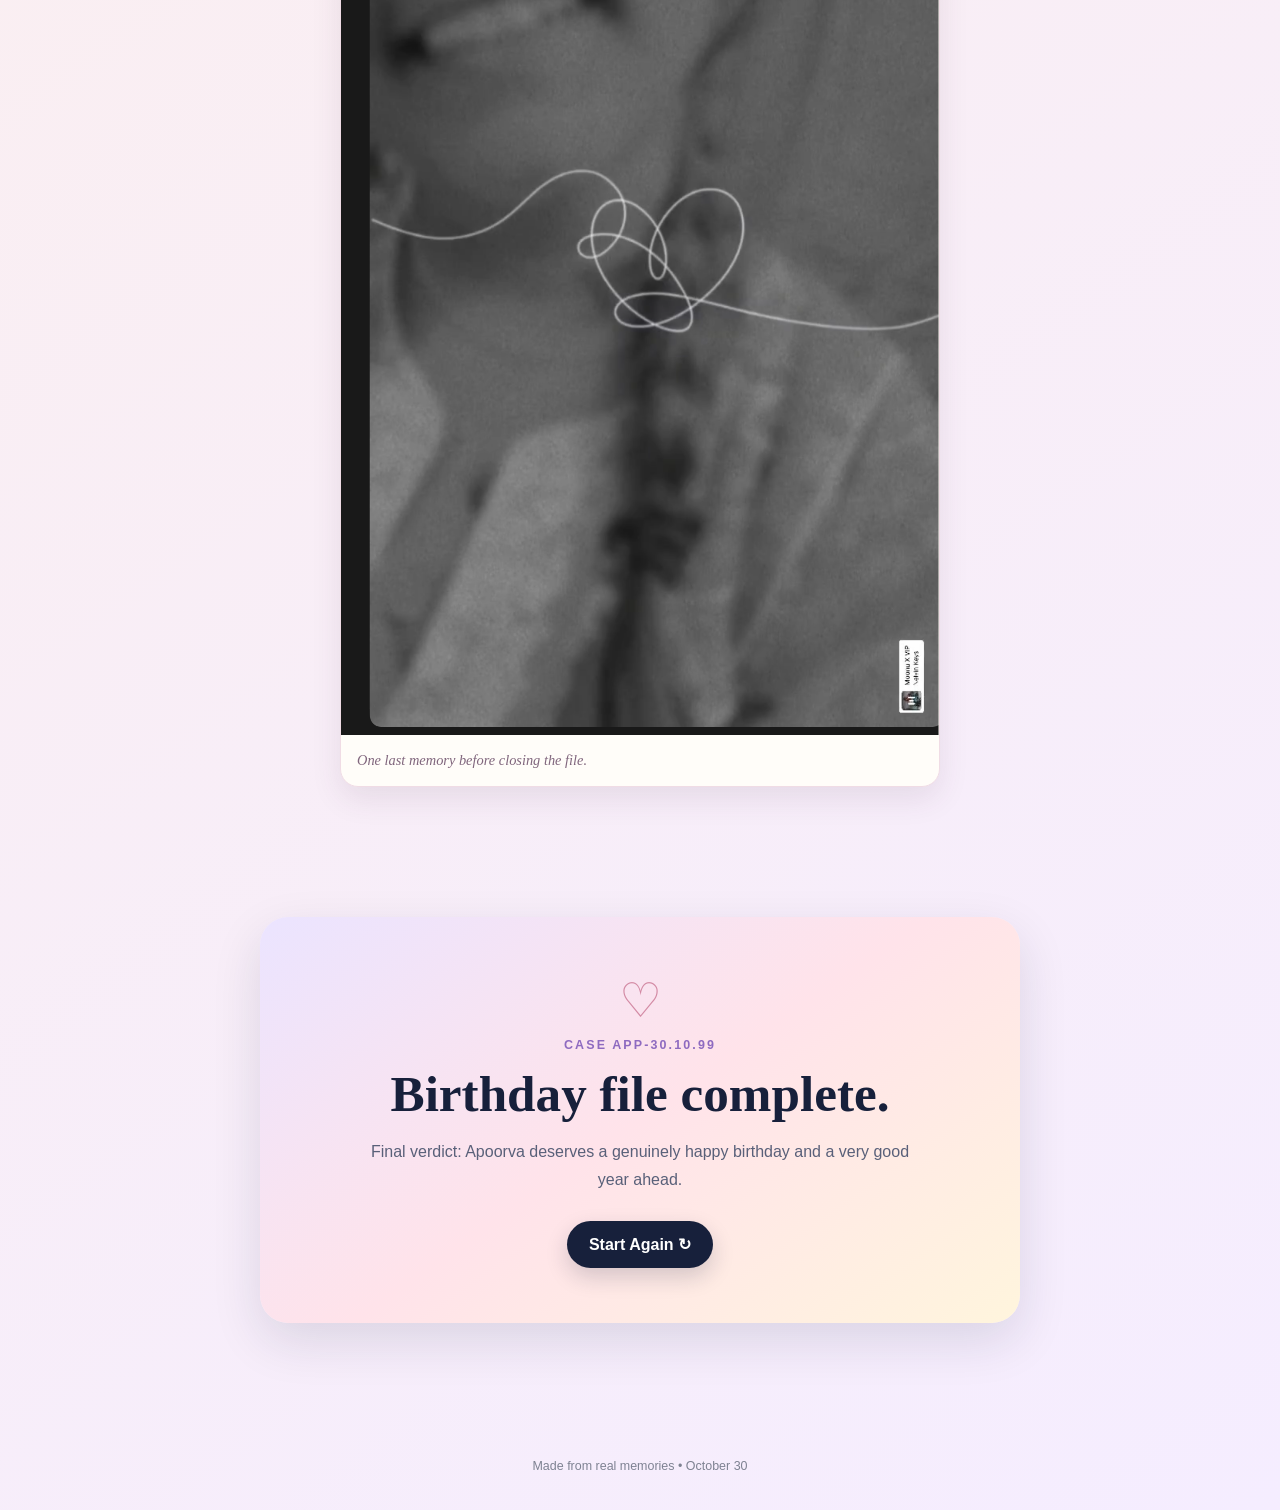
<file: page4.html>
<!DOCTYPE html>
<html lang="en">
<head>
  <meta charset="UTF-8">
  <meta name="viewport" content="width=device-width, initial-scale=1.0">
  <meta name="description" content="A birthday letter for Apoorva">
  <title>A Letter for Apoorva</title>

  <link rel="stylesheet" href="css/style.css">
</head>

<body class="page-letter">
  
  <!-- Romantic floating decorations -->
  <div class="romantic-atmosphere" aria-hidden="true">
    <span class="love-balloon balloon-one">🎈❤️🎈</span>
    <span class="love-balloon balloon-two">🎈🎈</span>
    <span class="love-balloon balloon-three">💗❤️</span>
    <span class="floating-love">♡</span>
    <span class="floating-love">❤️</span>
    <span class="floating-love">✧</span>
    <span class="floating-love">💕</span>
    <span class="floating-love">✨</span>
  </div>

  <div class="floating-shape star star-1">✦</div>
  <div class="floating-shape heart heart-1">♡</div>
  <div class="floating-shape star star-2">✧</div>
  <div class="floating-shape heart heart-2">♥</div>

  <main class="page-wrapper">

    <nav class="memory-nav">
      <a href="page3.html">← Previous File</a>
      <span>FINAL FILE</span>
    </nav>


    <!-- Hero -->
    <section class="letter-hero">

      <p class="eyebrow">
        OCTOBER 30 • FINAL BIRTHDAY FILE
      </p>

      <h1>
        A Letter
        <span>for Apoorva</span>
      </h1>

      <p>
        No investigation this time.
        No questions to answer.
        Just a few things I wanted to write down for your birthday.
      </p>

    </section>


    <!-- Opening gallery -->
    <section class="final-gallery">

      <figure class="final-photo photo-a">
        <img
          src="images/favourite-1.jpg"
          alt="A favourite photo of Apoorva"
        >
        <figcaption>
          One of my favourite pictures of you, there are lot but this is what i likes most.
        </figcaption>
      </figure>


      <figure class="final-photo photo-b">
        <img
          src="images/favourite-2.png"
          alt="A favourite portrait of Apoorva"
        >
        <figcaption>
          Another favorite picture, Simple, familiar, and worth keeping... 
        </figcaption>
      </figure>


      <figure class="final-photo photo-c">
        <img
          src="images/favourite-3.jpg"
          alt="A black and white smiling photo of Apoorva"
        >
        <figcaption>
          Some smiles deserve their own frame, always keep smile at any situtaion.
        </figcaption>
      </figure>

    </section>


    <!-- Letter -->
    <section class="letter-paper">

      <div class="letter-date">
        October 30
      </div>

      <h2>Dear Apoorva,</h2>

      <p>
        Wish you a Very Happy Birthday.
      </p>

      <p>
        When I think about our journey, it’s amazing how we first met on Facebook and slowly grew closer through WhatsApp, 
        Instagram, Snapchat, and all our little chats. 
        ❤️ Who knew that a simple online connection would turn into something so special and bring you into my life? 💕
      </p>

      <p>
        We may not talk every day, 
        and life has changed around us in many ways, 
        but I have always been genuinely happy whenever we talk.

      </p>

      <p>
        Sometimes, it’s a long call. Sometimes, it’s a random message. 
        Sometimes, it’s just one small memory that suddenly comes back. 
        Somehow, all those little things became part of a friendship that I am grateful for.

      </p>

      <p>
        I admire how straightforward and bold you are. 
        The way you work hard, stand on your own, and care for your parents shows what a beautiful heart you have. 
        You’re the kind of person who wants to see everyone happy, 
        and that’s one of the many things that makes you so special to me. ❤️

      </p>

      <p>
        You can be talkative, emotional, strong, caring, and 100% yourself all at once. 
        😂 And let’s not forget your famous early-morning picture, no-brush smile! 
        The one that accidentally made its way to my mom and turned a normal morning into a little investigation at my house. 
        🤣❤️ Honestly, your smile has its own talent for creating unforgettable moments!

      </p>

      <p>
        I know life has its own paths, relationships, and priorities. 
        I’m not writing this to ask you for anything. 
        I simply wanted your birthday to have something made with care, 
        built from memories that genuinely mean something to me.

      </p>

      <p>
        I hope this year brings you peace when you need it, 
        confidence when things feel uncertain, 
        success in the things you work hard for, 
        and more reasons to laugh without having to explain yourself.
      </p>

      <p>
        I hope you keep choosing what makes you happy, 
        keep growing into the person you want to become, 
        and never lose the bold and caring side of yourself that makes you who you are. ❤️
      </p>

      <p>
        Whatever direction life takes us, 
        I am grateful for the friendship, the conversations, 
        the ridiculous little memories, and the chance to have known you through all these years.
      </p>

      <p>
        Have a beautiful birthday, Apoorva.
      </p>
      <p>
        Oh my God, you’re officially 27 now! 
        😂❤️ Another year older, but don’t worry, 
        you’re still young enough to act childish and blame it on your mood. 
        😂 I genuinely hope October 30 marks the beginning of a beautiful year filled with happiness, peace, success, 
        and all the little things that make you smile. 
        </p>
      <p>
        You deserve so many beautiful things in life. 💗
      </p>

      <div class="letter-signoff">
        <span>Happy Birthday 🎂</span>
        <strong>With lots of good wishes</strong>
      </div>

    </section>

    
<!-- Birthday cake surprise -->
<section class="birthday-cake-surprise">

  <p class="eyebrow">A LITTLE BIRTHDAY MAGIC</p>

  <h2>Make a wish, Apoorva! 🎂</h2>

  <p class="cake-intro">
    A little cake, a little candlelight, and lots of happiness for you.
  </p>

  <button
    type="button"
    class="cake-button"
    id="cake-button"
    aria-label="Blow out the birthday candles">

    <span class="cake-scene" aria-hidden="true">

      <span class="cake-candle candle-left">
        <span class="candle-flame"></span>
      </span>

      <span class="cake-candle candle-middle">
        <span class="candle-flame"></span>
      </span>

      <span class="cake-candle candle-right">
        <span class="candle-flame"></span>
      </span>

      <span class="cake-top"></span>
      <span class="cake-body">
        <span class="cake-icing"></span>
        <span class="cake-decoration">♥ ♥ ♥</span>
      </span>
      <span class="cake-base"></span>

    </span>

    <span class="cake-button-label">Tap to make a wish ✨</span>
  </button>

  <p class="cake-message" id="cake-message" aria-live="polite">
    May all your little wishes find their way to you. 💗
  </p>

</section>


    <!-- Original quotes -->
    <section class="birthday-quotes">

      <div class="section-heading">
        <p class="eyebrow">
          THINGS WORTH REMEMBERING
        </p>

        <h2>
          A few lines for the memory box.
        </h2>
      </div>


      <div class="quote-grid">

        <blockquote>
          “Some friendships are built from big moments.
          Others grow quietly through hundreds of small ones.”
        </blockquote>

        <blockquote>
          “You do not need to speak every day for a friendship
          to leave a permanent place in your memory.”
        </blockquote>

        <blockquote>
          “Gratitude is sometimes just looking back and being glad
          that a person became part of your story.”
        </blockquote>

      </div>

    </section>


    <!-- Final gallery -->
    <section class="birthday-gallery">

      <div class="section-heading">

        <p class="eyebrow">
          THE FAVOURITES FOLDER
        </p>

        <h2>
          A few more beautiful pictures before the file closes.
        </h2>

      </div>


      <div class="birthday-photo-grid">

        <figure class="birthday-photo">
          <img
            src="images/favourite-4.jpg"
            alt="A favourite photo of Apoorva"
          >
          <figcaption>
            Another favourite for the birthday archive.
          </figcaption>
        </figure>


        <figure class="birthday-photo">
          <img
            src="images/old-favourite-good-day.png"
            alt="An older favourite photo of Apoorva"
          >
          <figcaption>
            A little piece of the old days.
          </figcaption>
        </figure>


        <figure class="birthday-photo">
          <img
            src="images/old-favourite-bw.png"
            alt="An older black and white photo of Apoorva"
          >
          <figcaption>
            Some pictures simply stay.
          </figcaption>
        </figure>


        <figure class="birthday-photo">
          <img
            src="images/portrait-memory.png"
            alt="A portrait memory of Apoorva"
          >
          <figcaption>
            Another frame from the collection.
          </figcaption>
        </figure>


        <figure class="birthday-photo wide-memory">
          <img
            src="images/memory-bw-heart.png"
            alt="A black and white memory photo of Apoorva"
          >
          <figcaption>
            One last memory before closing the file.
          </figcaption>
        </figure>

      </div>

    </section>


    <!-- Ending -->
    <section class="birthday-ending">

      <div class="ending-heart">
        ♡
      </div>

      <p class="eyebrow">
        CASE APP-30.10.99
      </p>

      <h2>
        Birthday file complete.
      </h2>

      <p>
        Final verdict:
        Apoorva deserves a genuinely happy birthday
        and a very good year ahead.
      </p>

      <a href="index.html" class="primary-button">
        Start Again ↻
      </a>

    </section>

  </main>


  <footer>
    <p>
      Made from real memories • October 30
    </p>
  </footer>


<script>
  const cakeButton = document.getElementById("cake-button");
  const cakeSection = document.querySelector(
    ".birthday-cake-surprise"
  );
  const cakeMessage = document.getElementById("cake-message");
  const cakeButtonLabel = document.querySelector(
    ".cake-button-label"
  );

  if (cakeButton && cakeSection && cakeMessage) {
    cakeButton.addEventListener("click", function () {
      const alreadyBlown = cakeSection.classList.contains(
        "blown-out"
      );

      if (alreadyBlown) {
        cakeSection.classList.remove("blown-out");
        cakeMessage.textContent =
          "May all your little wishes find their way to you. 💗";
        cakeButtonLabel.textContent = "Tap to make a wish ✨";
        cakeButton.setAttribute(
          "aria-label",
          "Blow out the birthday candles"
        );
      } else {
        cakeSection.classList.add("blown-out");
        cakeMessage.textContent =
          "Wish made! 🎂💗 May October 30 bring you a beautiful new year full of love, laughter and happiness.";
        cakeButtonLabel.textContent =
          "Your wish is sent! 💖";
        cakeButton.setAttribute(
          "aria-label",
          "Relight the birthday candles"
        );
      }
    });
  }
</script>

  
</body>
</html>
</file>
<file: css/style.css>
/* -------------------------------------------------
   Apoorva Birthday Website
   Shared Styles
-------------------------------------------------- */

:root {
  --lavender: #dcd3ff;
  --lavender-dark: #9f8ad4;
  --cream: #fff9ef;
  --blush: #ffd9e2;
  --pink: #ef9fb7;
  --midnight: #17203b;
  --midnight-soft: #293451;
  --paper: #fffdf8;
  --white: #ffffff;
  --text-soft: #596079;

  --shadow:
    0 18px 50px rgba(23, 32, 59, 0.12);

  --radius: 24px;
}


/* Reset */

* {
  box-sizing: border-box;
}

html {
  scroll-behavior: smooth;
}

body {
  margin: 0;

  font-family:
    Inter,
    -apple-system,
    BlinkMacSystemFont,
    "Segoe UI",
    sans-serif;

  background:
    radial-gradient(circle at 15% 15%, #efeaff 0, transparent 30%),
    radial-gradient(circle at 85% 25%, #ffe6ed 0, transparent 28%),
    var(--cream);

  color: var(--midnight);

  min-height: 100vh;

  overflow-x: hidden;
}

img {
  max-width: 100%;
  display: block;
}


/* -------------------------------------
   General layout
------------------------------------- */

.page-wrapper {
  width: min(1100px, calc(100% - 32px));

  margin: 0 auto;
}

.eyebrow {
  margin: 0 0 12px;

  color: #8e6ac0;

  font-size: 0.78rem;
  font-weight: 800;

  letter-spacing: 0.17em;
}

.primary-button {
  display: inline-flex;

  align-items: center;
  justify-content: center;

  padding: 14px 22px;

  background: var(--midnight);
  color: var(--white);

  text-decoration: none;

  border-radius: 999px;

  font-weight: 700;

  box-shadow:
    0 9px 22px rgba(23, 32, 59, 0.18);

  transition:
    transform 0.2s ease,
    box-shadow 0.2s ease;
}

.primary-button:hover {
  transform: translateY(-2px);

  box-shadow:
    0 13px 27px rgba(23, 32, 59, 0.24);
}


/* -------------------------------------
   Hero
------------------------------------- */

.hero {
  min-height: 90vh;

  display: flex;
  flex-direction: column;

  justify-content: center;

  align-items: flex-start;

  max-width: 760px;

  padding: 70px 0;
}

.hero h1 {
  margin: 0;

  font-family:
    Georgia,
    "Times New Roman",
    serif;

  font-size: clamp(3rem, 10vw, 6.5rem);

  line-height: 0.92;

  letter-spacing: -0.055em;
}

.hero h1 span {
  display: block;

  color: #a079bd;
}

.hero-text {
  max-width: 610px;

  margin: 28px 0 20px;

  color: var(--text-soft);

  font-size: clamp(1rem, 2.7vw, 1.22rem);

  line-height: 1.75;
}

.case-number {
  display: inline-block;

  margin-bottom: 28px;

  padding: 8px 13px;

  border: 1px dashed #ad98d5;

  border-radius: 8px;

  color: #7c679a;

  background: rgba(255, 255, 255, 0.55);

  font-family: monospace;

  font-size: 0.82rem;
}


/* -------------------------------------
   Case file
------------------------------------- */

.case-section {
  padding: 30px 0 90px;
}

.case-card {
  background: var(--paper);

  border: 1px solid rgba(23, 32, 59, 0.07);

  border-radius: var(--radius);

  box-shadow: var(--shadow);

  overflow: hidden;
}

.case-header {
  display: flex;

  justify-content: space-between;
  align-items: center;

  padding: 17px 22px;

  background: var(--midnight);

  color: white;

  font-family: monospace;

  font-size: 0.82rem;

  letter-spacing: 0.12em;
}

.status-badge {
  padding: 5px 10px;

  border-radius: 999px;

  background: #daf6e9;

  color: #17603e;

  font-size: 0.7rem;

  font-weight: bold;
}

.case-grid {
  display: grid;

  grid-template-columns: 1fr;

  gap: 35px;

  padding: 28px;
}


/* Real uploaded image */

.evidence-photo {
  position: relative;

  margin: 0 auto;

  width: min(100%, 500px);

  padding: 13px 13px 45px;

  background: white;

  border: 1px solid #eee9df;

  box-shadow:
    0 18px 35px rgba(28, 26, 45, 0.14);

  transform: rotate(-1.3deg);
}

.evidence-photo img {
  width: 100%;

  height: auto;

  /* Important: no cropping or face modification */
  object-fit: contain;
}

.photo-caption {
  margin: 13px 0 0;

  text-align: center;

  font-family:
    "Comic Sans MS",
    "Bradley Hand",
    cursive;

  color: #444;

  font-size: 0.95rem;
}

.tape {
  position: absolute;

  z-index: 2;

  width: 95px;
  height: 29px;

  background: rgba(219, 205, 255, 0.72);

  top: -13px;
}

.tape-left {
  left: 50%;

  transform:
    translateX(-50%)
    rotate(2deg);
}


/* Details */

.case-details {
  display: flex;

  flex-direction: column;

  justify-content: center;
}

.small-label {
  color: #a486bf;

  font-size: 0.75rem;

  font-weight: 800;

  letter-spacing: 0.16em;

  margin-bottom: 5px;
}

.case-details h2 {
  margin: 0 0 24px;

  font-family: Georgia, serif;

  font-size: 2.7rem;
}

.detail-row {
  display: flex;

  flex-direction: column;

  gap: 5px;

  padding: 15px 0;

  border-bottom: 1px dashed #d9d3c9;
}

.detail-row span {
  color: var(--text-soft);

  font-size: 0.8rem;
}

.detail-row strong {
  font-size: 1rem;
}

.case-note {
  margin-top: 24px;

  padding: 17px;

  background: #fff2d8;

  border-radius: 13px;

  color: #604e36;

  line-height: 1.65;

  transform: rotate(0.5deg);
}


/* -------------------------------------
   Quiz
------------------------------------- */

.quiz-section {
  padding: 50px 0 100px;
}

.section-heading {
  max-width: 740px;

  margin-bottom: 40px;
}

.section-heading h2 {
  margin: 0;

  font-family: Georgia, serif;

  font-size: clamp(2rem, 5vw, 3.2rem);

  line-height: 1.15;
}

.section-heading > p:last-child {
  color: var(--text-soft);

  line-height: 1.65;
}

.question-card {
  margin: 22px 0;

  padding: 26px;

  border-radius: 20px;

  background: rgba(255, 255, 255, 0.82);

  border: 1px solid rgba(143, 118, 184, 0.14);

  box-shadow:
    0 9px 30px rgba(23, 32, 59, 0.07);
}

.question-number {
  color: #9b7dc0;

  font-family: monospace;

  font-weight: bold;

  font-size: 0.78rem;
}

.question-card h3 {
  margin: 8px 0 20px;

  font-size: 1.25rem;

  line-height: 1.45;
}

.answers {
  display: grid;

  gap: 10px;
}

.answer-btn {
  width: 100%;

  padding: 13px 15px;

  background: var(--white);

  border:
    1px solid #ded6ec;

  border-radius: 12px;

  color: var(--midnight);

  font: inherit;

  text-align: left;

  cursor: pointer;

  transition:
    background 0.2s ease,
    transform 0.2s ease,
    border-color 0.2s ease;
}

.answer-btn:hover {
  transform: translateX(3px);

  border-color: #aa90ce;

  background: #faf7ff;
}

.answer-btn.correct {
  background: #e6f7ee;

  border-color: #75b995;

  color: #246347;
}

.answer-btn.wrong {
  background: #fff0f1;

  border-color: #dd9da4;

  color: #8e414a;
}

.answer-btn:disabled {
  cursor: default;

  opacity: 0.85;
}

.answer-response {
  min-height: 23px;

  margin: 14px 0 0;

  color: #755b92;

  font-size: 0.9rem;

  font-weight: 600;
}


/* -------------------------------------
   Completion box
------------------------------------- */

.quiz-complete {
  display: none;

  margin-top: 45px;

  padding: 35px;

  text-align: center;

  background:
    linear-gradient(
      145deg,
      #f1e9ff,
      #ffe4eb
    );

  border-radius: 24px;

  box-shadow: var(--shadow);
}

.quiz-complete.visible {
  display: block;

  animation: reveal 0.6s ease both;
}

.quiz-complete h2 {
  margin: 20px 0 10px;

  font-family: Georgia, serif;

  font-size: 2rem;
}

.quiz-complete p {
  max-width: 600px;

  margin: 0 auto 24px;

  color: var(--text-soft);

  line-height: 1.7;
}

.stamp {
  display: inline-block;

  padding: 9px 15px;

  border: 3px solid #916eb2;

  color: #916eb2;

  font-weight: 900;

  letter-spacing: 0.09em;

  transform: rotate(-3deg);
}


/* -------------------------------------
   Floating decorations
------------------------------------- */

.floating-shape {
  position: fixed;

  z-index: -1;

  opacity: 0.35;

  pointer-events: none;

  animation:
    float 7s ease-in-out infinite;
}

.star {
  color: #9279c2;

  font-size: 2rem;
}

.heart {
  color: #e39ab0;

  font-size: 1.7rem;
}

.star-1 {
  top: 15%;
  left: 4%;
}

.star-2 {
  top: 66%;
  right: 5%;

  animation-delay: 1.5s;
}

.heart-1 {
  top: 30%;
  right: 9%;

  animation-delay: 0.8s;
}

.heart-2 {
  bottom: 12%;
  left: 6%;

  animation-delay: 2s;
}


/* -------------------------------------
   Footer
------------------------------------- */

footer {
  padding: 24px;

  text-align: center;

  color: #7e8292;

  font-size: 0.78rem;
}


/* -------------------------------------
   Animation
------------------------------------- */

@keyframes float {

  0%,
  100% {
    transform: translateY(0) rotate(0deg);
  }

  50% {
    transform: translateY(-13px) rotate(4deg);
  }
}

@keyframes reveal {

  from {
    opacity: 0;

    transform: translateY(18px);
  }

  to {
    opacity: 1;

    transform: translateY(0);
  }
}


/* -------------------------------------
   Desktop
------------------------------------- */

@media (min-width: 800px) {

  .case-grid {
    grid-template-columns:
      minmax(0, 0.9fr)
      minmax(0, 1.1fr);

    padding: 45px;
  }

  .detail-row {
    flex-direction: row;

    justify-content: space-between;

    gap: 30px;
  }

  .detail-row strong {
    text-align: right;
  }

  .question-card {
    padding: 32px;
  }

  .answers {
    grid-template-columns:
      repeat(3, 1fr);
  }

  .answer-btn {
    text-align: center;
  }
}


/* -------------------------------------
   Small phones
------------------------------------- */

@media (max-width: 480px) {

  .page-wrapper {
    width: min(
      100% - 22px,
      1100px
    );
  }

  .hero {
    min-height: 82vh;

    padding: 45px 6px;
  }

  .case-grid {
    padding: 19px;
  }

  .question-card {
    padding: 20px;
  }

  .quiz-complete {
    padding: 26px 18px;
  }
}


/* -------------------------------------
   Accessibility
------------------------------------- */

@media (prefers-reduced-motion: reduce) {

  html {
    scroll-behavior: auto;
  }

  *,
  *::before,
  *::after {
    animation-duration: 0.001ms !important;
    animation-iteration-count: 1 !important;

    transition-duration: 0.001ms !important;
  }
}


/* =================================================
   PAGE 2 — THE MORNING PHOTO CASE
================================================= */

.memory-nav {
  display: flex;
  justify-content: space-between;
  align-items: center;

  padding: 25px 0;

  font-size: 0.78rem;
  font-weight: 800;
  letter-spacing: 0.08em;
}

.memory-nav a {
  color: var(--midnight);
  text-decoration: none;
}

.memory-nav span {
  color: #9a82b7;
  font-family: monospace;
}


/* Hero */

.memory-hero {
  max-width: 780px;

  padding:
    80px 0
    65px;
}

.memory-hero h1 {
  margin: 0;

  font-family:
    Georgia,
    "Times New Roman",
    serif;

  font-size:
    clamp(3rem, 9vw, 6rem);

  line-height: 0.95;

  letter-spacing: -0.05em;
}

.memory-hero h1 span {
  display: block;

  color: #c7859c;
}

.memory-intro {
  max-width: 650px;

  margin-top: 27px;

  color: var(--text-soft);

  font-size: 1.08rem;

  line-height: 1.8;
}


/* Morning case */

.morning-case {
  display: grid;

  grid-template-columns: 1fr;

  gap: 45px;

  padding:
    35px
    0
    90px;
}


/* Photo */

.morning-photo-wrap {
  position: relative;

  display: flex;

  justify-content: center;

  align-items: flex-start;
}

.evidence-tag {
  position: absolute;

  z-index: 4;

  top: -17px;
  right: 8%;

  padding:
    8px
    13px;

  background: #ffd8df;

  border:
    2px solid #d48da0;

  color: #8a4659;

  font-family: monospace;

  font-size: 0.75rem;

  font-weight: bold;

  letter-spacing: 0.08em;

  transform:
    rotate(5deg);
}

.morning-polaroid {
  width:
    min(100%, 470px);

  padding:
    14px
    14px
    48px;

  background:
    var(--white);

  border:
    1px solid #eee;

  box-shadow:
    0 22px 45px
    rgba(20, 24, 45, 0.16);

  transform:
    rotate(-2deg);
}

.morning-polaroid img {
  width: 100%;

  height: auto;

  display: block;

  object-fit: contain;
}

.morning-polaroid p {
  margin:
    16px
    5px
    0;

  text-align: center;

  color: #555;

  font-family:
    "Comic Sans MS",
    "Bradley Hand",
    cursive;

  font-size: 0.95rem;
}


/* Story */

.morning-story {
  display: flex;

  flex-direction: column;

  justify-content: center;

  max-width: 610px;
}

.story-label {
  margin-bottom: 8px;

  color: #9b7aba;

  font-family: monospace;

  font-size: 0.77rem;

  font-weight: bold;

  letter-spacing: 0.15em;
}

.morning-story h2 {
  margin:
    0
    0
    24px;

  font-family: Georgia, serif;

  font-size:
    clamp(2rem, 5vw, 3.1rem);

  line-height: 1.12;
}

.morning-story > p {
  margin:
    0
    0
    17px;

  color: #4e556a;

  line-height: 1.8;
}

.story-highlight {
  margin:
    8px
    0
    22px;

  padding:
    17px
    19px;

  background:
    #fff0c8;

  border-left:
    4px solid #e4b654;

  color: #665127;

  font-weight: 700;

  line-height: 1.55;

  transform:
    rotate(-0.4deg);
}


/* Investigator notes */

.detective-notes {
  padding:
    40px
    0
    90px;
}

.notes-grid {
  display: grid;

  grid-template-columns: 1fr;

  gap: 18px;
}

.note-card {
  padding: 24px;

  background:
    rgba(255, 255, 255, 0.82);

  border:
    1px solid
    rgba(117, 93, 149, 0.12);

  border-radius: 18px;

  box-shadow:
    0 10px 30px
    rgba(23, 32, 59, 0.06);
}

.note-icon {
  display: block;

  margin-bottom: 13px;

  font-size: 1.8rem;
}

.note-card h3 {
  margin:
    0
    0
    8px;

  font-family:
    Georgia,
    serif;

  font-size: 1.25rem;
}

.note-card p {
  margin: 0;

  color: var(--text-soft);

  line-height: 1.65;
}


/* Quote */

.memory-quote {
  max-width: 820px;

  margin:
    30px auto
    100px;

  padding:
    45px 28px;

  text-align: center;

  border-top:
    1px solid #d7cde5;

  border-bottom:
    1px solid #d7cde5;
}

.memory-quote p {
  margin:
    0
    0
    15px;

  font-family:
    Georgia,
    serif;

  font-size:
    clamp(1.5rem, 4vw, 2.2rem);

  font-style: italic;

  line-height: 1.45;

  color: #4d4160;
}

.memory-quote span {
  color: #9a8ba8;

  font-size: 0.8rem;

  letter-spacing: 0.08em;
}


/* Page transition */

.case-transition {
  max-width: 760px;

  margin:
    0 auto
    100px;

  padding: 40px;

  text-align: center;

  background:
    linear-gradient(
      140deg,
      #eee7ff,
      #ffe5eb
    );

  border-radius:
    26px;

  box-shadow:
    var(--shadow);
}

.case-transition h2 {
  margin:
    5px
    0
    14px;

  font-family:
    Georgia,
    serif;

  font-size:
    clamp(1.8rem, 5vw, 2.8rem);
}

.case-transition p:not(.eyebrow) {
  max-width: 610px;

  margin:
    0 auto
    25px;

  color: var(--text-soft);

  line-height: 1.7;
}


/* Desktop */

@media (min-width: 850px) {

  .morning-case {
    grid-template-columns:
      minmax(0, 0.9fr)
      minmax(0, 1.1fr);

    gap: 75px;

    align-items: center;
  }

  .notes-grid {
    grid-template-columns:
      repeat(3, 1fr);
  }
}


/* Mobile */

@media (max-width: 480px) {

  .memory-nav {
    padding:
      18px
      3px;
  }

  .memory-nav span {
    font-size: 0.68rem;
  }

  .memory-hero {
    padding:
      55px
      4px
      45px;
  }

  .morning-case {
    padding-bottom:
      65px;
  }

  .case-transition {
    padding:
      30px
      19px;
  }

}


/* =================================================
   PAGE 3 — FROM FACEBOOK TO REAL LIFE
================================================= */

.real-life-hero {
  max-width: 820px;

  padding:
    85px 0
    75px;
}

.real-life-hero h1 {
  margin: 0;

  font-family:
    Georgia,
    "Times New Roman",
    serif;

  font-size:
    clamp(3rem, 9vw, 6.2rem);

  line-height: 0.95;

  letter-spacing: -0.05em;
}

.real-life-hero h1 span {
  display: block;

  color: #9c82bf;
}

.real-life-hero > p:last-child {
  max-width: 680px;

  margin-top: 28px;

  color: var(--text-soft);

  font-size: 1.08rem;

  line-height: 1.8;
}


/* Main friendship story */

.friendship-story {
  display: grid;

  grid-template-columns: 1fr;

  gap: 55px;

  padding:
    30px 0
    100px;
}

.story-copy {
  display: flex;

  flex-direction: column;

  justify-content: center;
}

.story-copy h2 {
  margin:
    0
    0
    23px;

  font-family:
    Georgia,
    serif;

  font-size:
    clamp(2rem, 5vw, 3.2rem);

  line-height: 1.15;
}

.story-copy > p {
  margin:
    0
    0
    17px;

  color: #52596c;

  line-height: 1.8;
}


/* Meeting photos */

.meeting-stack {
  position: relative;

  min-height: 650px;
}

.scrap-photo {
  position: absolute;

  width:
    min(75%, 360px);

  margin: 0;

  padding:
    12px
    12px
    42px;

  background: white;

  border:
    1px solid #eee8df;

  box-shadow:
    0 19px 40px
    rgba(20, 25, 45, 0.15);
}

.scrap-photo img {
  width: 100%;

  height: auto;

  object-fit: contain;

  display: block;
}

.scrap-photo figcaption {
  margin-top: 13px;

  color: #555;

  text-align: center;

  font-family:
    "Comic Sans MS",
    "Bradley Hand",
    cursive;

  font-size: 0.88rem;

  line-height: 1.4;
}

.tilt-left {
  top: 0;
  left: 2%;

  transform:
    rotate(-4deg);
}

.tilt-right {
  right: 2%;
  bottom: 0;

  transform:
    rotate(4deg);
}


/* Memory fragments */

.memory-fragments {
  padding:
    40px 0
    100px;
}

.fragment-grid {
  display: grid;

  grid-template-columns: 1fr;

  gap: 18px;
}

.memory-fragment {
  padding: 27px;

  background:
    rgba(255, 255, 255, 0.82);

  border:
    1px solid
    rgba(126, 103, 160, 0.12);

  border-radius: 20px;

  box-shadow:
    0 10px 30px
    rgba(22, 30, 55, 0.06);
}

.fragment-icon {
  display: inline-flex;

  width: 47px;
  height: 47px;

  align-items: center;
  justify-content: center;

  margin-bottom: 15px;

  border-radius: 50%;

  background: #eee7ff;

  font-size: 1.4rem;
}

.memory-fragment h3 {
  margin:
    0
    0
    12px;

  font-family:
    Georgia,
    serif;

  font-size: 1.35rem;
}

.memory-fragment p {
  margin:
    0
    0
    10px;

  color: var(--text-soft);

  line-height: 1.7;
}


/* Creative memory */

.creative-memory {
  display: grid;

  grid-template-columns: 1fr;

  gap: 45px;

  align-items: center;

  padding:
    40px 0
    105px;
}

.creative-image {
  display: flex;

  justify-content: center;
}

.drawing-frame {
  margin: 0;

  width:
    min(100%, 620px);

  padding: 18px;

  background:
    #fffdf8;

  border:
    1px solid #eae1d7;

  box-shadow:
    0 20px 45px
    rgba(27, 30, 50, 0.12);

  transform:
    rotate(-1deg);
}

.drawing-frame img {
  width: 100%;

  height: auto;

  display: block;

  object-fit: contain;
}

.creative-copy h2 {
  margin:
    5px
    0
    18px;

  font-family:
    Georgia,
    serif;

  font-size:
    clamp(2rem, 5vw, 3rem);
}

.creative-copy p:not(.eyebrow) {
  color: var(--text-soft);

  line-height: 1.75;
}


/* Casual gallery */

.casual-gallery {
  padding:
    45px 0
    110px;
}

.casual-grid {
  display: grid;

  grid-template-columns: 1fr;

  gap: 25px;
}

.gallery-card {
  margin: 0;

  overflow: hidden;

  background: white;

  border-radius: 20px;

  border:
    1px solid #eee9e0;

  box-shadow:
    0 15px 35px
    rgba(23, 32, 59, 0.09);
}

.gallery-card img {
  width: 100%;

  height: auto;

  display: block;

  object-fit: contain;

  background: #f7f4ed;
}

.gallery-card figcaption {
  padding:
    17px
    18px
    20px;

  color: #62687b;

  font-size: 0.9rem;

  line-height: 1.55;
}


/* Final page transition */

.final-transition {
  background:
    linear-gradient(
      145deg,
      #e9e2ff,
      #ffe7ec,
      #fff6df
    );
}


/* Desktop */

@media (min-width: 850px) {

  .friendship-story {
    grid-template-columns:
      minmax(0, 1fr)
      minmax(0, 1fr);

    gap: 75px;

    align-items: center;
  }

  .fragment-grid {
    grid-template-columns:
      repeat(3, 1fr);
  }

  .creative-memory {
    grid-template-columns:
      1.15fr
      0.85fr;

    gap: 70px;
  }

  .casual-grid {
    grid-template-columns:
      repeat(2, 1fr);
  }

}


/* Mobile */

@media (max-width: 600px) {

  .real-life-hero {
    padding:
      55px 3px
      50px;
  }

  .meeting-stack {
    min-height: auto;

    display: flex;

    flex-direction: column;

    gap: 25px;
  }

  .scrap-photo {
    position: relative;

    width: 88%;

    margin: 0 auto;
  }

  .tilt-left,
  .tilt-right {
    top: auto;
    left: auto;
    right: auto;
    bottom: auto;
  }

  .tilt-left {
    transform:
      rotate(-2deg);
  }

  .tilt-right {
    transform:
      rotate(2deg);
  }

}


/* =================================================
   PAGE 4 — A LETTER FOR APOORVA
================================================= */

.page-letter {
  background:
    radial-gradient(
      circle at 10% 12%,
      #eee8ff 0,
      transparent 28%
    ),
    radial-gradient(
      circle at 90% 30%,
      #ffe6ec 0,
      transparent 30%
    ),
    radial-gradient(
      circle at 45% 88%,
      #fff0d9 0,
      transparent 28%
    ),
    var(--cream);
}


/* Hero */

.letter-hero {
  max-width: 820px;

  padding:
    85px 0
    75px;
}

.letter-hero h1 {
  margin: 0;

  font-family:
    Georgia,
    "Times New Roman",
    serif;

  font-size:
    clamp(3.2rem, 10vw, 6.5rem);

  line-height: 0.94;

  letter-spacing: -0.055em;
}

.letter-hero h1 span {
  display: block;

  color: #c47f99;
}

.letter-hero > p:last-child {
  max-width: 620px;

  margin-top: 28px;

  color: var(--text-soft);

  font-size: 1.08rem;

  line-height: 1.8;
}


/* Opening photos */

.final-gallery {
  display: grid;

  grid-template-columns: 1fr;

  gap: 28px;

  max-width: 950px;

  margin:
    0 auto
    110px;

  align-items: center;
}

.final-photo {
  margin: 0;

  padding:
    12px
    12px
    42px;

  background: white;

  border:
    1px solid #ece6dd;

  box-shadow:
    0 20px 45px
    rgba(28, 27, 48, 0.13);
}

.final-photo img {
  width: 100%;

  height: auto;

  object-fit: contain;

  display: block;
}

.final-photo figcaption {
  margin-top: 13px;

  text-align: center;

  color: #60606a;

  font-family:
    "Comic Sans MS",
    "Bradley Hand",
    cursive;

  font-size: 0.9rem;
}

.photo-a {
  transform:
    rotate(-2deg);
}

.photo-b {
  transform:
    rotate(2deg);
}

.photo-c {
  transform:
    rotate(-1deg);
}


/* Letter paper */

.letter-paper {
  position: relative;

  max-width: 820px;

  margin:
    0 auto
    110px;

  padding:
    55px
    32px;

  background:
    #fffdf8;

  border:
    1px solid #eee4d8;

  border-radius: 6px;

  box-shadow:
    0 25px 60px
    rgba(35, 31, 52, 0.12);
}

.letter-paper::before {
  content: "";

  position: absolute;

  inset: 14px;

  border:
    1px solid
    rgba(177, 150, 189, 0.18);

  pointer-events: none;
}

.letter-date {
  margin-bottom: 30px;

  text-align: right;

  color: #9a869f;

  font-family:
    Georgia,
    serif;

  font-style: italic;
}

.letter-paper h2 {
  margin:
    0
    0
    27px;

  font-family:
    Georgia,
    serif;

  font-size:
    clamp(2rem, 5vw, 3rem);
}

.letter-paper > p {
  position: relative;

  margin:
    0
    0
    20px;

  color: #4d5262;

  font-family:
    Georgia,
    "Times New Roman",
    serif;

  font-size:
    1.04rem;

  line-height: 1.9;
}

.letter-signoff {
  position: relative;

  display: flex;

  flex-direction: column;

  gap: 6px;

  margin-top: 40px;

  color: #8d6981;

  font-family:
    Georgia,
    serif;
}

.letter-signoff span {
  font-size: 1.4rem;

  font-style: italic;
}

.letter-signoff strong {
  color: var(--midnight);

  font-size: 0.9rem;

  font-family:
    -apple-system,
    BlinkMacSystemFont,
    "Segoe UI",
    sans-serif;
}


/* Quotes */

.birthday-quotes {
  padding:
    20px 0
    110px;
}

.quote-grid {
  display: grid;

  grid-template-columns: 1fr;

  gap: 18px;
}

.quote-grid blockquote {
  margin: 0;

  padding: 27px;

  background:
    rgba(255, 255, 255, 0.72);

  border:
    1px solid
    rgba(143, 116, 163, 0.12);

  border-radius: 18px;

  color: #55475f;

  font-family:
    Georgia,
    serif;

  font-size: 1.08rem;

  font-style: italic;

  line-height: 1.7;

  box-shadow:
    0 10px 30px
    rgba(23, 32, 59, 0.05);
}


/* Gallery */

.birthday-gallery {
  padding:
    20px 0
    110px;
}

.birthday-photo-grid {
  display: grid;

  grid-template-columns: 1fr;

  gap: 24px;
}

.birthday-photo {
  margin: 0;

  overflow: hidden;

  background: white;

  border:
    1px solid #eee7de;

  border-radius: 18px;

  box-shadow:
    0 14px 34px
    rgba(23, 32, 59, 0.09);
}

.birthday-photo img {
  width: 100%;

  height: auto;

  display: block;

  object-fit: contain;

  background: #f8f5ef;
}

.birthday-photo figcaption {
  padding:
    16px
    18px
    19px;

  color: #636879;

  font-size: 0.9rem;

  line-height: 1.55;
}


/* Ending */

.birthday-ending {
  max-width: 760px;

  margin:
    20px auto
    100px;

  padding:
    55px
    30px;

  text-align: center;

  background:
    linear-gradient(
      145deg,
      #ebe4ff,
      #ffe3ea,
      #fff5dd
    );

  border-radius: 28px;

  box-shadow:
    var(--shadow);
}

.ending-heart {
  margin-bottom: 10px;

  color: #d38aa4;

  font-size: 3rem;

  animation:
    heartbeat 2.3s
    ease-in-out infinite;
}

.birthday-ending h2 {
  margin:
    7px
    0
    15px;

  font-family:
    Georgia,
    serif;

  font-size:
    clamp(2rem, 6vw, 3.2rem);
}

.birthday-ending p:not(.eyebrow) {
  max-width: 570px;

  margin:
    0 auto
    27px;

  color: var(--text-soft);

  line-height: 1.75;
}


@keyframes heartbeat {

  0%,
  100% {
    transform: scale(1);
  }

  50% {
    transform: scale(1.12);
  }

}


/* Desktop */

@media (min-width: 750px) {

  .final-gallery {
    grid-template-columns:
      repeat(3, 1fr);
  }

  .final-photo:nth-child(2) {
    margin-top: 55px;
  }

  .quote-grid {
    grid-template-columns:
      repeat(3, 1fr);
  }

  .birthday-photo-grid {
    grid-template-columns:
      repeat(2, 1fr);
  }

  .wide-memory {
    grid-column:
      1 / -1;

    max-width: 600px;

    justify-self: center;
  }

  .letter-paper {
    padding:
      70px
      75px;
  }

}


/* Mobile */

@media (max-width: 500px) {

  .letter-hero {
    padding:
      55px 3px
      50px;
  }

  .final-gallery {
    width: 92%;
  }

  .letter-paper {
    padding:
      42px
      22px;
  }

  .letter-paper::before {
    inset: 9px;
  }

  .letter-paper > p {
    font-size: 1rem;

    line-height: 1.8;
  }

  .birthday-ending {
    padding:
      40px
      20px;
  }

}


/* Reduced motion */

@media (prefers-reduced-motion: reduce) {

  .ending-heart {
    animation: none;
  }

}


/* =========================================
   LOVE QUESTION — BIRTHDAY SURPRISE
========================================= */

.love-question-section {
  padding: 55px 0 100px;
  text-align: center;
}

.love-question-card {
  max-width: 680px;
  margin: 25px auto 0;
  padding: 45px 30px;
  background: rgba(255, 255, 255, 0.86);
  border: 1px solid rgba(156, 130, 191, 0.2);
  border-radius: 28px;
  box-shadow: 0 20px 55px rgba(45, 34, 70, 0.09);
}

.love-heart {
  color: #d76b98;
  font-size: 4rem;
  line-height: 1.2;
  animation: lovePulse 1.5s ease-in-out infinite;
}

.love-question-card h2 {
  margin: 15px 0;
  font-family: Georgia, "Times New Roman", serif;
  font-size: clamp(2rem, 6vw, 3.2rem);
  color: #40334f;
}

.love-question {
  margin: 22px 0 12px;
  color: #a45b85;
  font-family: Georgia, "Times New Roman", serif;
  font-size: clamp(1.7rem, 5vw, 2.5rem);
  font-weight: bold;
}

.love-subtitle {
  color: var(--text-soft);
  line-height: 1.7;
}

.love-buttons {
  display: flex;
  justify-content: center;
  flex-wrap: wrap;
  gap: 16px;
  margin-top: 30px;
}

.love-btn {
  min-width: 145px;
  padding: 15px 28px;
  border: none;
  border-radius: 50px;
  font-size: 1rem;
  font-weight: bold;
  cursor: pointer;
  transition: transform 0.2s ease, box-shadow 0.2s ease;
}

.love-btn:hover {
  transform: translateY(-3px);
  box-shadow: 0 9px 22px rgba(50, 30, 60, 0.13);
}

.yes-btn {
  color: white;
  background: linear-gradient(135deg, #d66b9b, #b87bd2);
}

.no-btn {
  color: #65516e;
  background: #f0e9fa;
  border: 1px solid #e1d4ef;
}

.love-response {
  margin-top: 32px;
  padding: 28px 22px;
  background: linear-gradient(145deg, #fff0f6, #f3ecff);
  border: 1px solid #f0d9eb;
  border-radius: 22px;
  animation: responseAppear 0.45s ease both;
}

.love-response[hidden] {
  display: none;
}

.response-heart {
  font-size: 2.5rem;
  margin-bottom: 8px;
}

.love-response h3 {
  margin: 8px 0 14px;
  color: #92547e;
  font-family: Georgia, serif;
  font-size: clamp(1.5rem, 4vw, 2rem);
}

.love-response p {
  color: #62566c;
  line-height: 1.8;
}

.love-response .response-small {
  margin: 20px 0 25px;
  font-weight: 600;
}

@keyframes lovePulse {
  0%, 100% {
    transform: scale(1);
  }

  50% {
    transform: scale(1.12);
  }
}

@keyframes responseAppear {
  from {
    opacity: 0;
    transform: translateY(15px);
  }

  to {
    opacity: 1;
    transform: translateY(0);
  }
}

/* Mobile */
@media (max-width: 600px) {
  .love-question-section {
    padding: 35px 0 65px;
  }

  .love-question-card {
    padding: 32px 18px;
    border-radius: 22px;
  }

  .love-buttons {
    gap: 12px;
  }

  .love-btn {
    min-width: 125px;
    padding: 14px 20px;
  }

  .love-response {
    padding: 24px 16px;
  }
}


/* ==========================================
   PAGE 4 — ROMANTIC BIRTHDAY LETTER
========================================== */

body.page-letter {
  background:
    radial-gradient(ellipse at 10% 10%,
      rgba(255, 190, 215, 0.35), transparent 42%),
    radial-gradient(ellipse at 90% 35%,
      rgba(207, 183, 255, 0.28), transparent 42%),
    linear-gradient(150deg, #fff8f0, #fff0f5 55%, #f8f0ff);

  overflow-x: hidden;
}

/* Floating decorations */

.romantic-atmosphere {
  position: fixed;
  inset: 0;
  overflow: hidden;
  pointer-events: none;
  z-index: 0;
}

.romantic-atmosphere span {
  position: absolute;
  user-select: none;
}

.love-balloon {
  font-size: 2.5rem;
  opacity: 0.65;
  animation: balloonFloat 9s ease-in-out infinite;
}

.balloon-one {
  left: 3%;
  bottom: -100px;
  animation-delay: 0s;
}

.balloon-two {
  right: 4%;
  bottom: -110px;
  animation-delay: 3s;
}

.balloon-three {
  left: 14%;
  bottom: -100px;
  animation-delay: 5s;
  font-size: 2rem;
}

.floating-love {
  color: #e58aaf;
  font-size: 1.7rem;
  opacity: 0;
  animation: heartDrift 11s linear infinite;
}

.floating-love:nth-child(4) {
  left: 12%;
  bottom: -30px;
  animation-delay: 1s;
}

.floating-love:nth-child(5) {
  left: 75%;
  bottom: -30px;
  animation-delay: 4s;
}

.floating-love:nth-child(6) {
  left: 40%;
  bottom: -30px;
  animation-delay: 2s;
}

.floating-love:nth-child(7) {
  left: 88%;
  bottom: -30px;
  animation-delay: 6s;
}

.floating-love:nth-child(8) {
  left: 60%;
  bottom: -30px;
  animation-delay: 8s;
}

@keyframes balloonFloat {
  0% {
    transform: translateY(0) rotate(-8deg);
  }
  50% {
    transform: translateY(-45vh) rotate(8deg);
  }
  100% {
    transform: translateY(-115vh) rotate(-5deg);
  }
}

@keyframes heartDrift {
  0% {
    transform: translateY(0) rotate(0deg) scale(.8);
    opacity: 0;
  }
  15% {
    opacity: .65;
  }
  80% {
    opacity: .5;
  }
  100% {
    transform: translateY(-110vh) rotate(35deg) scale(1.3);
    opacity: 0;
  }
}

/* Keep the actual content above the decorations */

body.page-letter .page-wrapper,
body.page-letter footer {
  position: relative;
  z-index: 1;
}

/* Romantic opening */

.page-letter .letter-hero {
  padding-top: 65px;
  padding-bottom: 60px;
  text-align: center;
  animation: letterReveal 1s ease both;
}

.page-letter .letter-hero h1 {
  font-family: Georgia, "Times New Roman", serif;
  font-size: clamp(3rem, 8vw, 5.7rem);
  line-height: 1.05;
  letter-spacing: -0.04em;
  color: #252441;
}

.page-letter .letter-hero h1 span {
  display: block;
  color: #c16c98;
}

.page-letter .letter-hero > p:last-child {
  max-width: 620px;
  margin: 20px auto 0;
  color: #75647c;
  line-height: 1.9;
}

/* Letter paper */

.page-letter .letter-paper {
  position: relative;
  max-width: 850px;
  margin: 30px auto 100px;
  padding: clamp(28px, 6vw, 65px);
  overflow: hidden;

  background:
    linear-gradient(rgba(255, 253, 248, .97),
                    rgba(255, 251, 245, .97));

  border: 1px solid #f0d9df;
  border-radius: 5px;
  outline: 1px solid rgba(210, 157, 177, .3);
  outline-offset: 9px;

  box-shadow:
    0 25px 70px rgba(101, 60, 92, .12),
    0 5px 15px rgba(101, 60, 92, .05);

  animation: paperReveal 1.1s ease both;
}

/* Decorative corner hearts */

.page-letter .letter-paper::before {
  content: "♡";
  position: absolute;
  top: 12px;
  right: 22px;
  color: #e7b1c7;
  font-family: Georgia, serif;
  font-size: 2.5rem;
  opacity: .7;
}

.page-letter .letter-date {
  margin-bottom: 24px;
  color: #a47c9c;
  font-family: Georgia, serif;
  font-style: italic;
  text-align: right;
}

.page-letter .letter-paper h2 {
  color: #252441;
  font-family: Georgia, "Times New Roman", serif;
  font-size: clamp(2.2rem, 6vw, 3.3rem);
  line-height: 1.15;
  margin: 0 0 25px;
}

.page-letter .letter-paper > p {
  color: #575269;
  font-family: Georgia, "Times New Roman", serif;
  font-size: 1.04rem;
  line-height: 2;
  margin: 0 0 20px;
}

.page-letter .letter-signoff {
  margin-top: 38px;
  padding-top: 25px;
  border-top: 1px solid #efdce5;
  color: #9f5c83;
  line-height: 2;
}

.page-letter .letter-signoff span,
.page-letter .letter-signoff strong {
  display: block;
  font-family: Georgia, "Times New Roman", serif;
}

.page-letter .letter-signoff span {
  font-size: 1.35rem;
}

.page-letter .letter-signoff strong {
  font-size: 1.15rem;
  font-style: italic;
}

/* Entrance animations */

@keyframes letterReveal {
  from {
    opacity: 0;
    transform: translateY(24px);
  }
  to {
    opacity: 1;
    transform: translateY(0);
  }
}

@keyframes paperReveal {
  from {
    opacity: 0;
    transform: translateY(35px) scale(.985);
  }
  to {
    opacity: 1;
    transform: translateY(0) scale(1);
  }
}

/* Mobile adjustments */

@media (max-width: 600px) {
  .page-letter .letter-hero {
    padding-top: 45px;
    padding-bottom: 35px;
  }

  .page-letter .letter-paper {
    margin: 25px auto 65px;
    padding: 30px 23px;
  }

  .page-letter .letter-paper > p {
    font-size: 1rem;
    line-height: 1.9;
  }

  .love-balloon {
    font-size: 1.8rem;
  }
}

/* Respect reduced-motion preferences */

@media (prefers-reduced-motion: reduce) {
  .romantic-atmosphere span,
  .page-letter .letter-hero,
  .page-letter .letter-paper {
    animation: none !important;
  }
}


/* ==========================================
   BIRTHDAY CAKE AND CANDLE ANIMATION
========================================== */

.birthday-cake-surprise {
  position: relative;
  margin: 30px auto 100px;
  padding: 45px 20px;
  text-align: center;
  border-radius: 28px;

  background:
    radial-gradient(ellipse at top, #fff 0%, transparent 70%),
    linear-gradient(140deg, #ffe6ef, #f0e5ff, #fff0d9);
  border: 1px solid rgba(222, 164, 199, .3);
  box-shadow: 0 20px 55px rgba(104, 66, 115, .08);
}

.birthday-cake-surprise h2 {
  margin: 12px 0;
  color: #39304e;
  font-family: Georgia, serif;
  font-size: clamp(2rem, 5vw, 3rem);
}

.cake-intro,
.cake-message {
  color: #76657e;
  line-height: 1.8;
}

.cake-button {
  display: flex;
  flex-direction: column;
  align-items: center;
  width: 100%;
  max-width: 360px;
  margin: 25px auto 0;
  padding: 20px 15px;
  background: rgba(255, 255, 255, .55);
  border: 1px solid rgba(216, 166, 199, .4);
  border-radius: 24px;
  cursor: pointer;
}

.cake-scene {
  position: relative;
  display: block;
  width: 220px;
  height: 180px;
}

.cake-base {
  position: absolute;
  left: 15px;
  bottom: 10px;
  width: 190px;
  height: 18px;
  border-radius: 50%;
  background: #c7a6db;
  box-shadow: 0 8px 15px rgba(104, 66, 115, .15);
}

.cake-body {
  position: absolute;
  left: 30px;
  bottom: 27px;
  width: 160px;
  height: 78px;
  overflow: hidden;
  border-radius: 12px 12px 22px 22px;
  background: linear-gradient(90deg, #f49abc, #ffd0df, #ed8cb2);
  box-shadow: inset -10px 0 0 rgba(177, 72, 129, .12);
}

.cake-top {
  position: absolute;
  z-index: 2;
  left: 30px;
  bottom: 90px;
  width: 160px;
  height: 28px;
  border-radius: 50%;
  background: #fff0f7;
  border: 2px solid #f7c6dc;
}

.cake-icing {
  position: absolute;
  top: 8px;
  left: 0;
  width: 100%;
  height: 18px;
  border-bottom: 5px dotted #d76599;
}

.cake-decoration {
  position: absolute;
  top: 35px;
  width: 100%;
  color: #fff8ff;
  font-size: 1.1rem;
  letter-spacing: 8px;
  text-align: center;
}

.cake-candle {
  position: absolute;
  z-index: 3;
  bottom: 115px;
  width: 10px;
  height: 42px;
  border-radius: 4px 4px 1px 1px;
  background: repeating-linear-gradient(
    135deg,
    #fff6ba 0 5px,
    #f3a2c3 5px 10px
  );
}

.candle-left {
  left: 76px;
}

.candle-middle {
  left: 105px;
  height: 50px;
}

.candle-right {
  left: 134px;
}

.candle-flame {
  position: absolute;
  left: 1px;
  top: -17px;
  width: 8px;
  height: 15px;
  border-radius: 50% 50% 45% 45%;
  background: #ffb52e;
  box-shadow: 0 0 13px 5px rgba(255, 183, 56, .3);
  transform-origin: center bottom;
  animation: candleFlicker .65s ease-in-out infinite alternate;
}

@keyframes candleFlicker {
  from {
    transform: rotate(-7deg) scale(.9);
  }
  to {
    transform: rotate(7deg) scale(1.08);
  }
}

.cake-button-label {
  display: inline-block;
  margin-top: 8px;
  color: #a45b85;
  font-weight: 600;
}

.cake-message {
  max-width: 480px;
  margin: 24px auto 0;
  padding: 0 12px;
}

.birthday-cake-surprise.blown-out .candle-flame {
  opacity: 0;
  transform: scale(0);
  animation: none;
}

.birthday-cake-surprise.blown-out .cake-message {
  color: #a34e81;
  font-weight: 600;
  animation: letterReveal .7s ease both;
}

@media (prefers-reduced-motion: reduce) {
  .candle-flame {
    animation: none;
  }
}

/* -------------- OPTIONAL ----------------*/

/* Romantic photo gallery styling */

.page-letter .final-photo,
.page-letter .birthday-photo {
  overflow: hidden;
  border: 1px solid #f0dce5;
  border-radius: 18px;
  background: #fffdf9;
  box-shadow: 0 12px 30px rgba(80, 50, 80, .10);
  transition: transform .3s ease, box-shadow .3s ease;
}

.page-letter .final-photo img,
.page-letter .birthday-photo img {
  display: block;
  width: 100%;
  height: auto;
  object-fit: contain;
}

.page-letter .final-photo:hover,
.page-letter .birthday-photo:hover {
  transform: translateY(-5px);
  box-shadow: 0 18px 38px rgba(80, 50, 80, .16);
}

.page-letter .final-photo figcaption,
.page-letter .birthday-photo figcaption {
  padding: 14px 16px;
  color: #80667d;
  font-family: Georgia, serif;
  font-style: italic;
  line-height: 1.6;
}

@media (prefers-reduced-motion: reduce) {
  .page-letter .final-photo,
  .page-letter .birthday-photo {
    transition: none;
  }
}


/* ==========================================
   FINAL LETTER — COLORFUL ROMANTIC PAPER
   Add at the VERY END of css/style.css
========================================== */

body.page-letter {
  background:
    radial-gradient(ellipse at 8% 12%,
      rgba(255, 177, 207, 0.45), transparent 38%),
    radial-gradient(ellipse at 92% 38%,
      rgba(192, 166, 255, 0.35), transparent 40%),
    linear-gradient(145deg, #fff5f5, #fff0e5 45%, #f5edff);
}

/* Colourful letter paper */

.page-letter .letter-paper {
  position: relative;
  max-width: 850px;
  margin: 35px auto 100px;
  padding: clamp(28px, 6vw, 65px);

  background:
    radial-gradient(ellipse at 0% 0%,
      rgba(255, 221, 235, 0.7), transparent 42%),
    radial-gradient(ellipse at 100% 100%,
      rgba(229, 216, 255, 0.65), transparent 45%),
    linear-gradient(135deg, #fffaf1, #fff5f9 55%, #faf4ff);

  border: 1px solid #efcddd;
  border-radius: 12px;

  box-shadow:
    0 25px 65px rgba(140, 82, 125, 0.14),
    0 5px 18px rgba(120, 83, 133, 0.07);

  outline: 1px solid rgba(222, 160, 192, 0.35);
  outline-offset: 7px;
}

/* Delicate decorative corner */

.page-letter .letter-paper::before {
  content: "♡";
  position: absolute;
  top: 10px;
  right: 22px;
  color: #dc8eb3;
  font-family: Georgia, serif;
  font-size: 2.6rem;
  opacity: 0.8;
  pointer-events: none;
}

/* Date */

.page-letter .letter-date {
  color: #a46b96;
  font-family: Georgia, serif;
  font-style: italic;
}

/* Greeting */

.page-letter .letter-paper h2 {
  color: #302743;
  font-family: Georgia, "Times New Roman", serif;
  font-size: clamp(2.2rem, 6vw, 3.3rem);
  line-height: 1.2;
}

/* Letter text */

.page-letter .letter-paper > p {
  color: #554c64;
  font-family: Georgia, "Times New Roman", serif;
  font-size: 1.05rem;
  line-height: 2;
  margin-bottom: 21px;
}

/* Birthday sign-off */

.page-letter .letter-signoff {
  margin-top: 38px;
  padding-top: 24px;
  border-top: 1px solid #ebcadd;
  color: #ad5788;
  line-height: 2;
}

.page-letter .letter-signoff span {
  color: #bd5d91;
  font-family: Georgia, serif;
  font-size: 1.4rem;
}

.page-letter .letter-signoff strong {
  color: #80618e;
  font-family: Georgia, serif;
  font-style: italic;
  font-size: 1.15rem;
}

/* Mobile */

@media (max-width: 600px) {
  .page-letter .letter-paper {
    margin: 25px auto 65px;
    padding: 32px 23px;
    border-radius: 10px;
  }

  .page-letter .letter-paper > p {
    font-size: 1rem;
    line-height: 1.9;
  }
}
</file>
